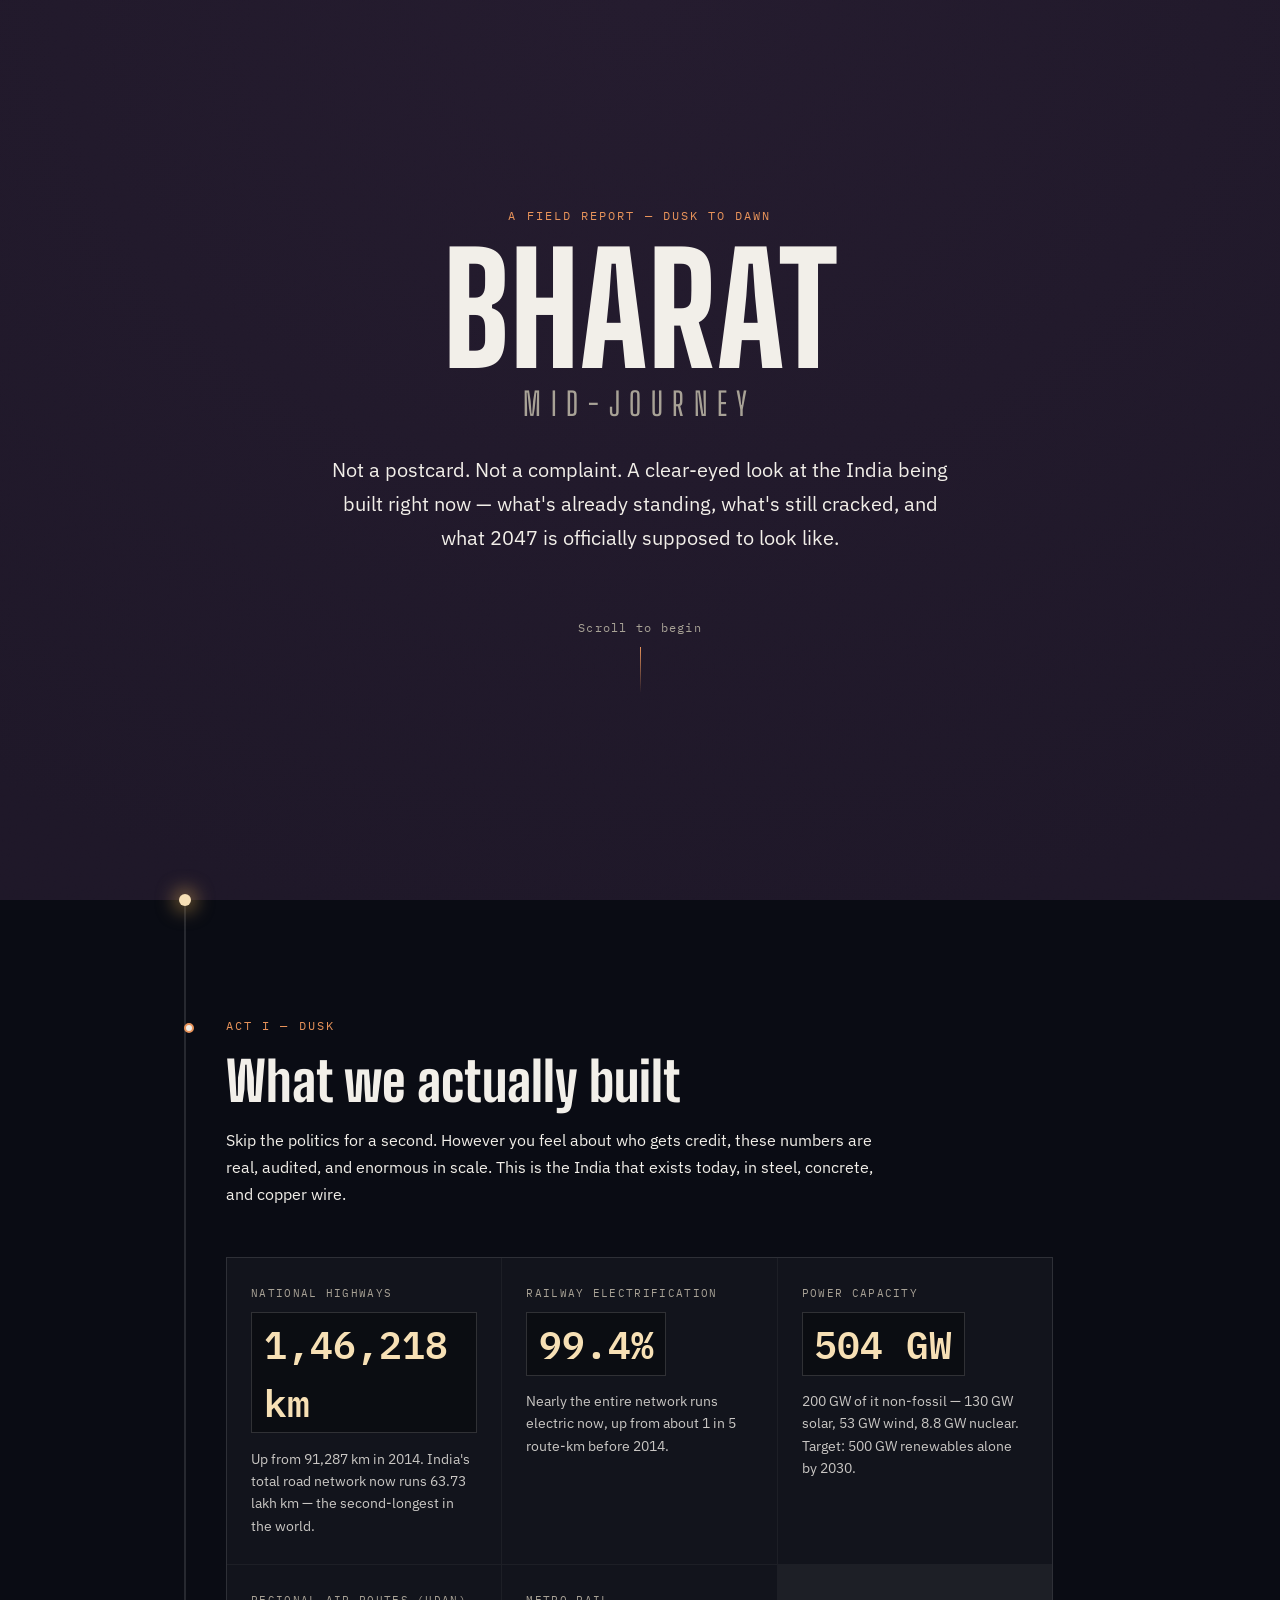
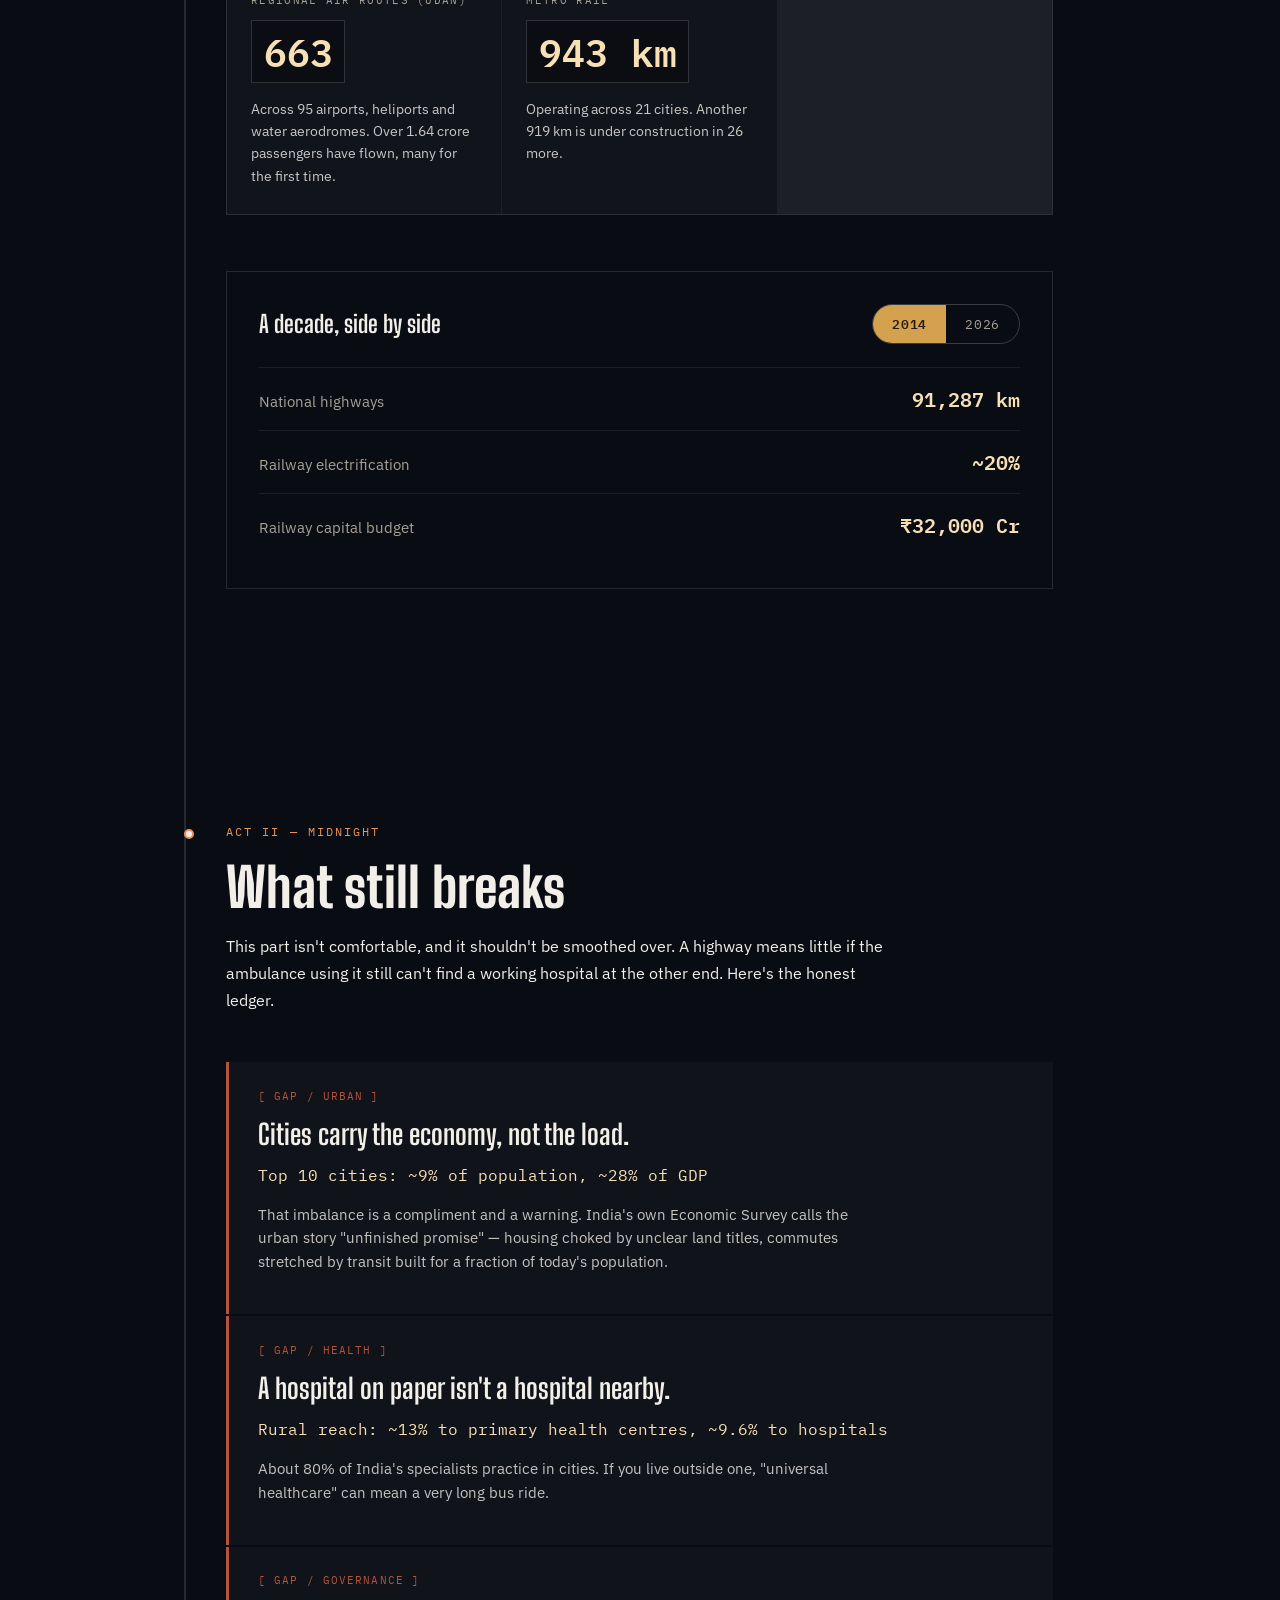
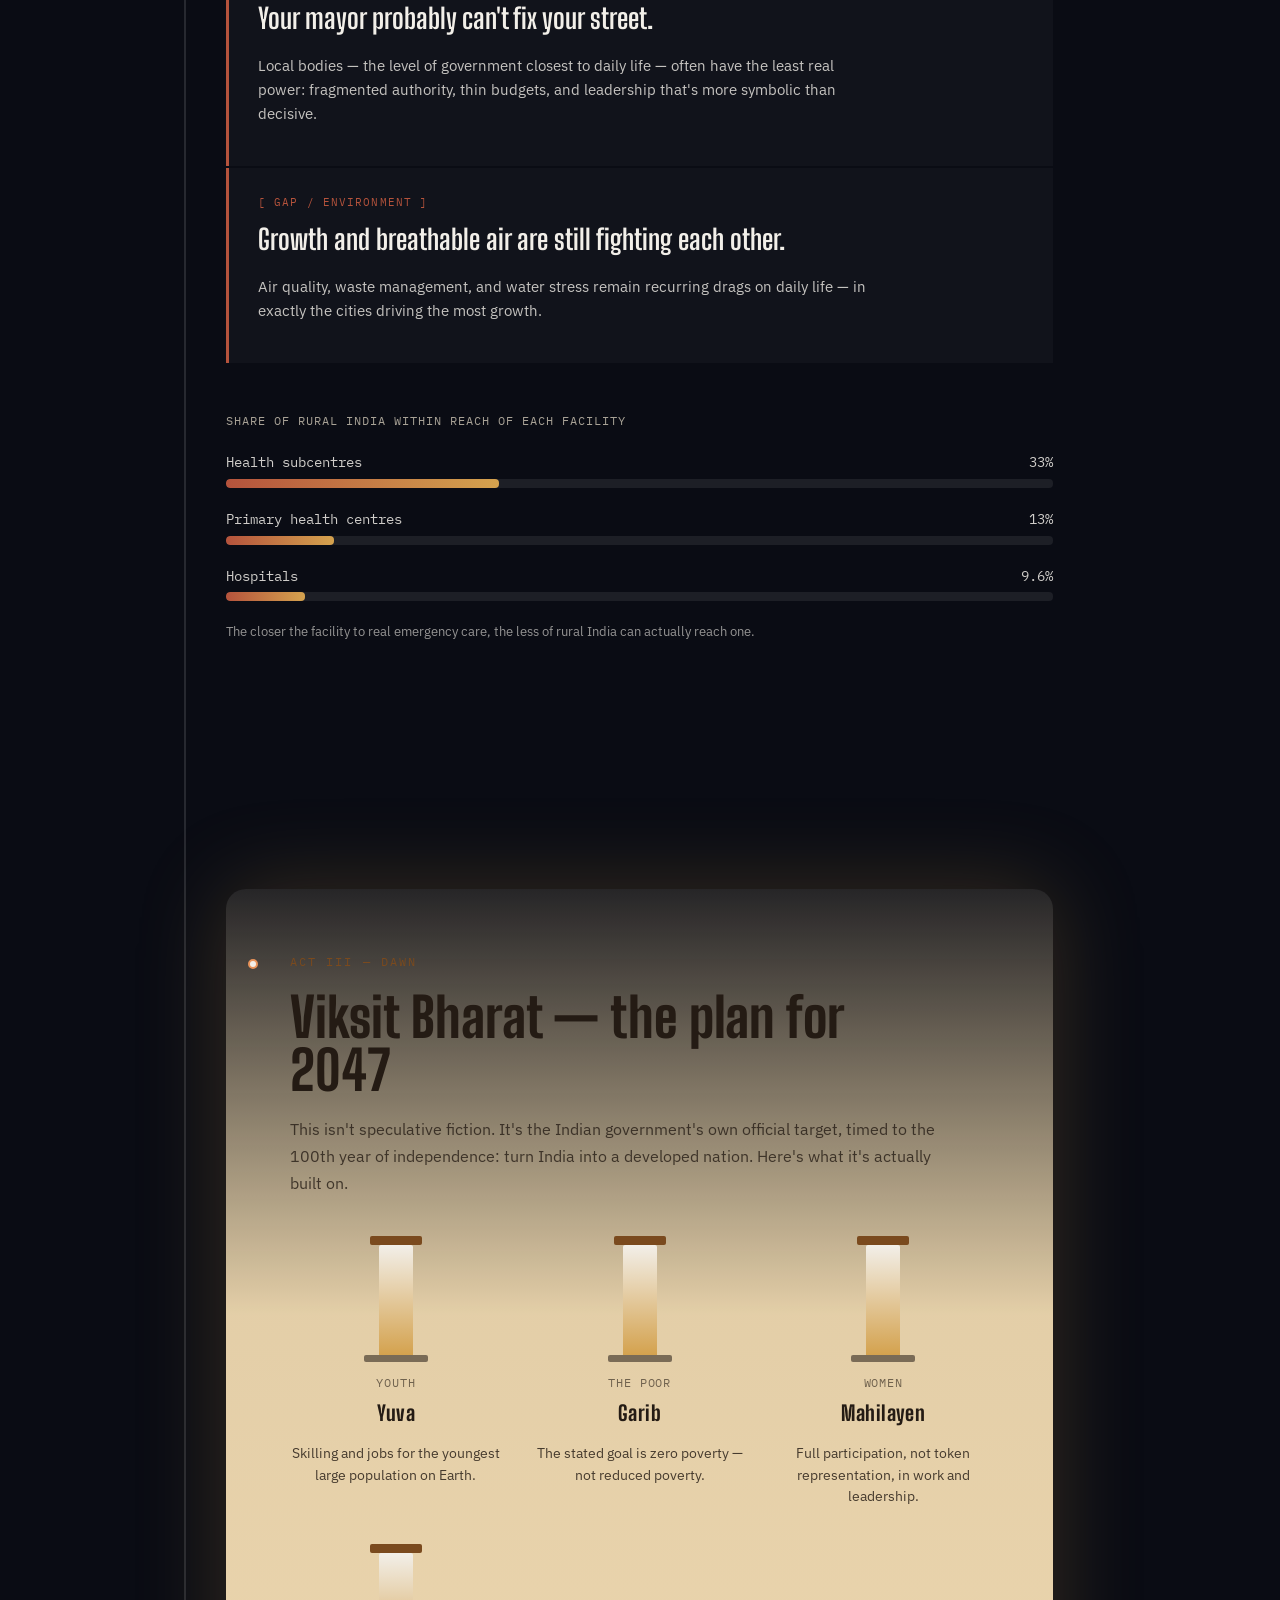
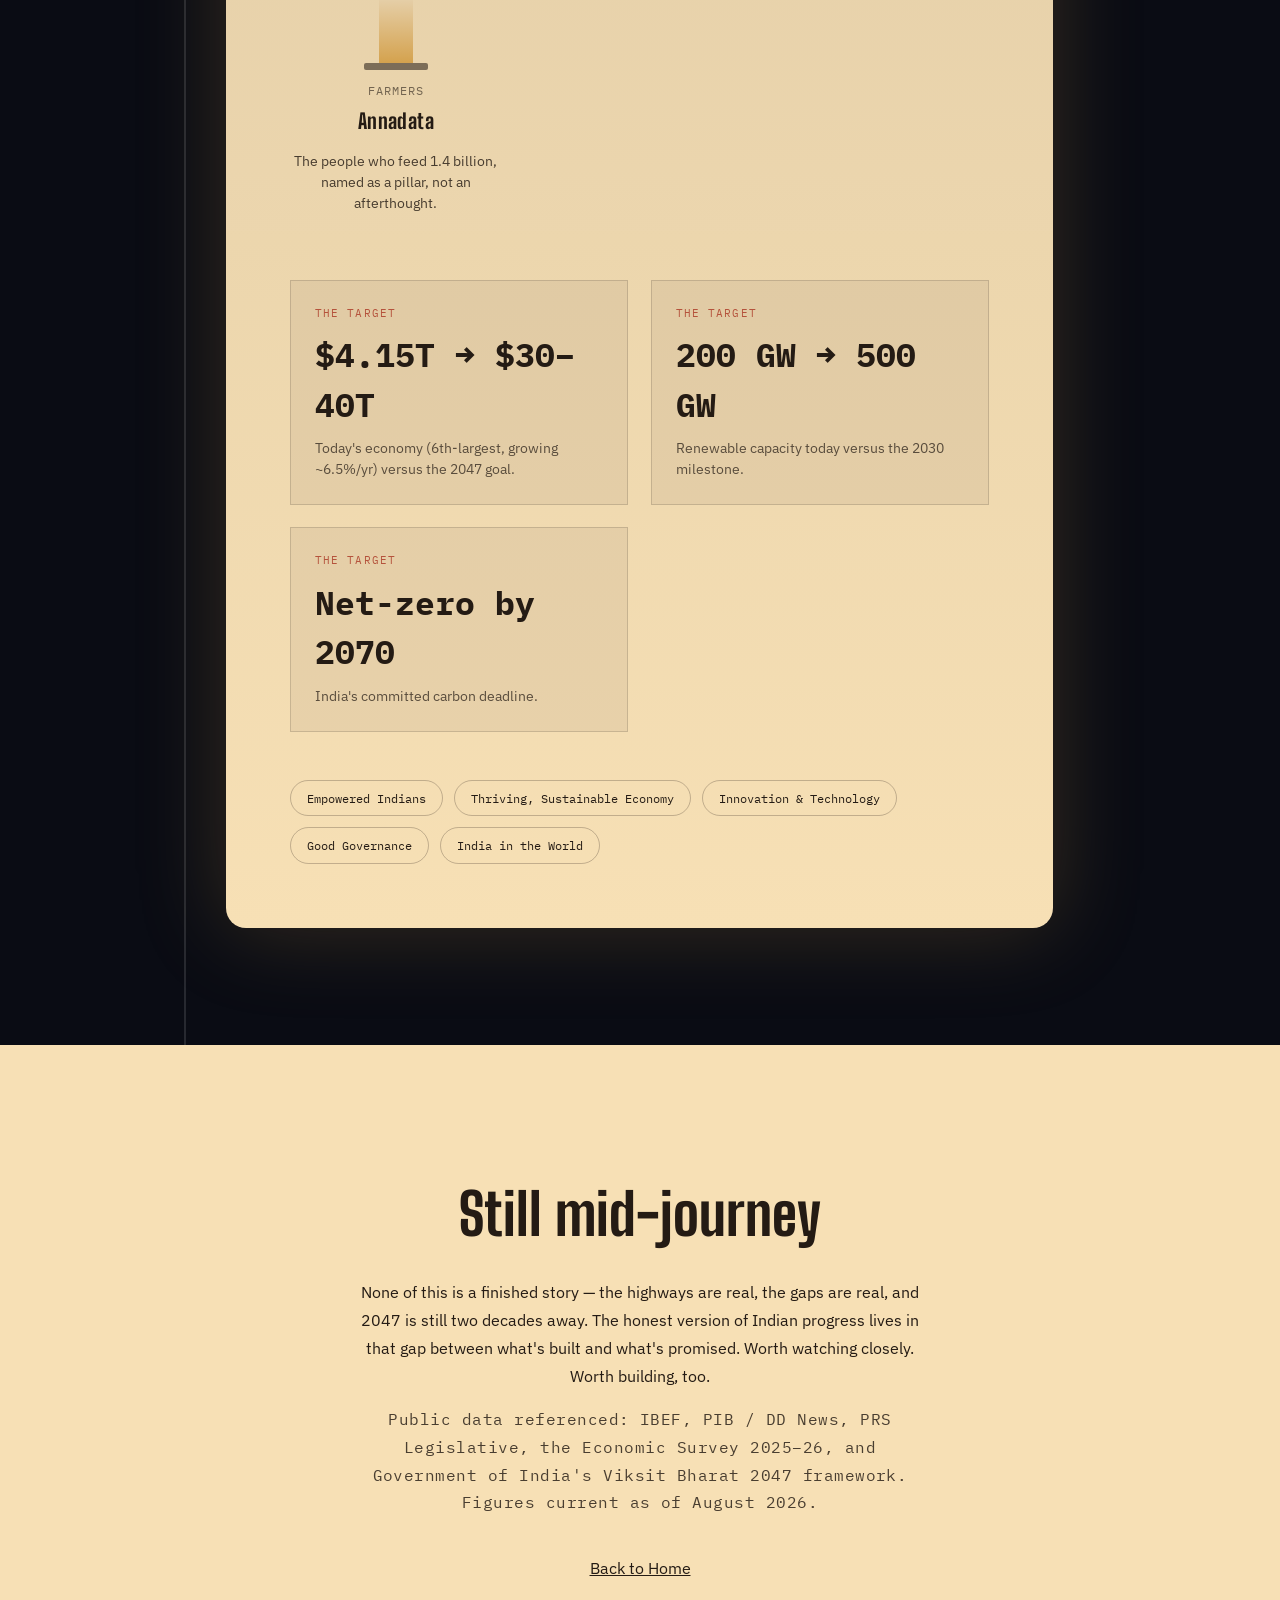
<file: bharat-dusk-to-dawn.html>
<!DOCTYPE html>
<html lang="en">
<head>
<meta charset="UTF-8">
<meta name="viewport" content="width=device-width, initial-scale=1.0">
<title>Bharat, Mid-Journey — Dusk to Dawn</title>
<meta name="description" content="A field report on India's infrastructure — what's built, what still breaks, and the official 2047 vision.">
<link rel="preconnect" href="https://fonts.googleapis.com">
<link rel="preconnect" href="https://fonts.gstatic.com" crossorigin>
<link href="https://fonts.googleapis.com/css2?family=Big+Shoulders+Display:wght@400;600;700;800;900&family=IBM+Plex+Sans:wght@400;500;600;700&family=IBM+Plex+Mono:wght@400;500;600;700&display=swap" rel="stylesheet">
<style>
  :root{
    --dusk-1:#241b2e;
    --dusk-2:#3a2b45;
    --dusk-glow:#e8935a;
    --midnight-1:#0a0c14;
    --midnight-2:#12141f;
    --rust:#b5533c;
    --dawn-1:#7a4a1e;
    --dawn-2:#d4a24e;
    --dawn-3:#f7e0b5;
    --ink:#241b14;
    --paper:#f2efe9;
    --muted:#a8a296;
    --font-display:'Big Shoulders Display', sans-serif;
    --font-body:'IBM Plex Sans', sans-serif;
    --font-mono:'IBM Plex Mono', monospace;
  }
  *,*::before,*::after{ box-sizing:border-box; }
  html{ scroll-behavior:smooth; }
  body{
    margin:0;
    font-family:var(--font-body);
    color:var(--paper);
    background:var(--midnight-1);
    overflow-x:hidden;
    line-height:1.5;
  }
  img,svg{ display:block; max-width:100%; }
  button{ font-family:inherit; }
  a{ color:inherit; }

  .ambient-bg{
    position:fixed; inset:0; z-index:-2;
    background: radial-gradient(120% 140% at 50% 0%, var(--dusk-1) 0%, var(--dusk-2) 70%);
  }
  .grain{
    position:fixed; inset:0; z-index:-1; opacity:0.05; pointer-events:none;
    mix-blend-mode:overlay;
    background-image:url("data:image/svg+xml,%3Csvg xmlns='http://www.w3.org/2000/svg' width='120' height='120'%3E%3Cfilter id='n'%3E%3CfeTurbulence type='fractalNoise' baseFrequency='0.85' numOctaves='3' stitchTiles='stitch'/%3E%3C/filter%3E%3Crect width='100%25' height='100%25' filter='url(%23n)'/%3E%3C/svg%3E");
    background-size:120px 120px;
  }

  /* ---------- reveal on scroll ---------- */
  .reveal{ opacity:0; transform:translateY(28px); transition:opacity .8s ease, transform .8s ease; }
  .reveal.in-view{ opacity:1; transform:none; }
  .d1{transition-delay:.08s;} .d2{transition-delay:.16s;} .d3{transition-delay:.24s;} .d4{transition-delay:.32s;}
  @media (prefers-reduced-motion:reduce){
    .reveal{ transition:none; opacity:1; transform:none; }
    html{ scroll-behavior:auto; }
  }

  /* ---------- hero ---------- */
  .hero{ min-height:100svh; display:flex; align-items:center; justify-content:center; padding:8vh 6vw; text-align:center; position:relative; }
  .hero-inner{ max-width:900px; }
  .eyebrow{ font-family:var(--font-mono); text-transform:uppercase; letter-spacing:.18em; font-size:.72rem; color:var(--dusk-glow); margin:0 0 1.3rem; }
  .hero-title{ font-family:var(--font-display); font-weight:800; font-size:clamp(4rem,16vw,9.5rem); line-height:.85; margin:0; letter-spacing:.005em; }
  .hero-title-sub{ display:block; font-size:clamp(1.1rem,3.6vw,2rem); font-weight:500; color:var(--muted); letter-spacing:.3em; text-transform:uppercase; margin-top:1rem; }
  .hero-lead{ font-size:clamp(1.02rem,1.9vw,1.28rem); line-height:1.65; color:var(--paper); max-width:620px; margin:2.2rem auto 0; opacity:.92; }
  .scroll-cue{ margin-top:4rem; font-family:var(--font-mono); font-size:.78rem; letter-spacing:.1em; color:var(--muted); display:flex; flex-direction:column; align-items:center; gap:.6rem; }
  .scroll-cue-line{ width:1px; height:46px; background:linear-gradient(var(--dusk-glow), transparent); animation:pulseLine 2.2s ease-in-out infinite; }
  @keyframes pulseLine{ 0%,100%{opacity:.25;} 50%{opacity:1;} }

  /* ---------- journey / spine ---------- */
  .journey{ position:relative; max-width:980px; margin:0 auto; padding:0 6vw 0 76px; }
  .spine{ position:absolute; left:34px; top:0; bottom:0; width:2px; background:rgba(255,255,255,.12); }
  .spine-fill{ position:absolute; left:0; top:0; width:100%; height:0%; background:linear-gradient(180deg, var(--dusk-glow), var(--rust) 45%, var(--dawn-2)); box-shadow:0 0 10px rgba(212,162,78,.5); }
  .spine-dot{ position:absolute; left:50%; top:0; width:12px; height:12px; margin-left:-6px; margin-top:-6px; border-radius:50%; background:var(--dawn-3); box-shadow:0 0 18px 5px rgba(212,162,78,.55); }

  .act{ position:relative; padding:13vh 0; }
  .act-header{ position:relative; max-width:660px; }
  .node{ position:absolute; left:-42px; top:6px; width:10px; height:10px; border-radius:50%; background:var(--paper); border:2px solid var(--dusk-glow); z-index:2; }
  .act-title{ font-family:var(--font-display); font-weight:800; font-size:clamp(2.1rem,5.6vw,3.4rem); line-height:.97; margin:.4rem 0 1.2rem; }
  .act-lead{ font-size:1.03rem; line-height:1.65; opacity:.85; }

  /* ---------- Act I: stat cards ---------- */
  .stat-grid{ display:grid; grid-template-columns:repeat(auto-fit,minmax(220px,1fr)); gap:1px; background:rgba(255,255,255,.08); border:1px solid rgba(255,255,255,.08); margin-top:3rem; }
  .stat-card{ background:rgba(10,12,20,.55); padding:1.7rem 1.5rem; }
  .stat-label{ font-family:var(--font-mono); font-size:.68rem; letter-spacing:.12em; text-transform:uppercase; color:var(--muted); margin-bottom:.7rem; }
  .stat-value{ font-family:var(--font-mono); font-size:clamp(1.7rem,4vw,2.4rem); font-weight:600; color:var(--dawn-3); border:1px solid rgba(255,255,255,.15); display:inline-block; padding:.05em .3em; background:rgba(0,0,0,.35); }
  .stat-note{ margin-top:.9rem; font-size:.9rem; line-height:1.55; opacity:.82; }

  /* ---------- toggle module ---------- */
  .toggle-module{ margin-top:3.5rem; border:1px solid rgba(255,255,255,.12); background:rgba(10,12,20,.5); padding:2rem; }
  .toggle-header{ display:flex; justify-content:space-between; align-items:center; flex-wrap:wrap; gap:1rem; }
  .toggle-header h3{ font-family:var(--font-display); font-size:1.5rem; margin:0; font-weight:700; }
  .toggle-switch{ display:inline-flex; border:1px solid rgba(255,255,255,.2); border-radius:999px; overflow:hidden; }
  .toggle-btn{ background:transparent; border:none; color:var(--muted); font-family:var(--font-mono); padding:.5rem 1.2rem; cursor:pointer; font-size:.82rem; letter-spacing:.05em; }
  .toggle-btn.active{ background:var(--dawn-2); color:var(--ink); font-weight:600; }
  .toggle-btn:focus-visible{ outline:2px solid var(--dawn-3); outline-offset:2px; }
  .toggle-rows{ margin-top:1.4rem; }
  .toggle-row{ display:flex; justify-content:space-between; align-items:baseline; gap:1rem; padding:1rem 0; border-top:1px solid rgba(255,255,255,.08); }
  .toggle-row-label{ font-size:.92rem; color:var(--muted); }
  .toggle-value{ font-family:var(--font-mono); font-size:1.25rem; font-weight:600; color:var(--dawn-3); transition:opacity .18s ease; white-space:nowrap; }
  .toggle-value.fade{ opacity:0; }

  /* ---------- Act II: ledger ---------- */
  .ledger{ margin-top:3rem; display:flex; flex-direction:column; gap:2px; }
  .ledger-entry{ background:rgba(255,255,255,.03); border-left:3px solid var(--rust); padding:1.6rem 1.8rem; }
  .ledger-tag{ font-family:var(--font-mono); font-size:.7rem; letter-spacing:.1em; color:var(--rust); margin-bottom:.5rem; }
  .ledger-headline{ font-family:var(--font-display); font-size:clamp(1.25rem,3vw,1.75rem); font-weight:700; margin:0 0 .6rem; }
  .ledger-stat{ font-family:var(--font-mono); font-size:.98rem; color:var(--dawn-3); margin-bottom:.5rem; }
  .ledger-note{ font-size:.93rem; line-height:1.6; opacity:.8; max-width:620px; }

  .bar-chart{ margin-top:3rem; }
  .bar-chart-title{ font-family:var(--font-mono); font-size:.78rem; letter-spacing:.08em; text-transform:uppercase; color:var(--muted); margin-bottom:1.4rem; }
  .bar-row{ margin-bottom:1.3rem; }
  .bar-row-label{ display:flex; justify-content:space-between; font-family:var(--font-mono); font-size:.85rem; margin-bottom:.4rem; color:var(--paper); opacity:.85; }
  .bar-track{ height:9px; background:rgba(255,255,255,.08); border-radius:4px; overflow:hidden; }
  .bar-fill{ height:100%; width:0%; background:linear-gradient(90deg,var(--rust),var(--dawn-2)); transition:width 1.4s cubic-bezier(.16,1,.3,1); border-radius:4px; }
  .bar-note{ margin-top:.8rem; font-size:.82rem; opacity:.6; }

  /* ---------- Act III: vision ---------- */
  .act-3-panel{ background:linear-gradient(180deg, rgba(247,224,181,.12), rgba(247,224,181,.92) 26%, var(--dawn-3) 100%); border-radius:20px; padding:clamp(2rem,5vw,4rem); box-shadow:0 0 90px rgba(212,162,78,.22); color:var(--ink); }
  .act-3-panel .eyebrow{ color:var(--dawn-1); }
  .act-3-panel .act-lead{ opacity:.78; }

  .pillars{ display:grid; grid-template-columns:repeat(auto-fit,minmax(190px,1fr)); gap:2rem; margin-top:3rem; }
  .pillar{ text-align:center; }
  .pillar-column{ width:34px; height:110px; margin:0 auto 1.2rem; background:linear-gradient(180deg,var(--paper),var(--dawn-2)); position:relative; border-radius:2px 2px 0 0; }
  .pillar-column::before{ content:''; position:absolute; top:-9px; left:-9px; right:-9px; height:9px; background:var(--dawn-1); border-radius:2px; }
  .pillar-column::after{ content:''; position:absolute; bottom:-7px; left:-15px; right:-15px; height:7px; background:var(--ink); opacity:.55; border-radius:2px; }
  .pillar-en{ font-family:var(--font-mono); font-size:.72rem; color:var(--ink); opacity:.6; text-transform:uppercase; letter-spacing:.08em; margin-bottom:.4rem; }
  .pillar-name{ font-family:var(--font-display); font-weight:800; font-size:1.3rem; letter-spacing:.02em; margin-bottom:.6rem; }
  .pillar-desc{ font-size:.88rem; line-height:1.5; opacity:.82; }

  .targets-grid{ display:grid; grid-template-columns:repeat(auto-fit,minmax(230px,1fr)); gap:1.4rem; margin-top:3.2rem; }
  .target-card{ background:rgba(36,27,20,.06); border:1px solid rgba(36,27,20,.16); padding:1.5rem; }
  .target-tag{ font-family:var(--font-mono); font-size:.68rem; letter-spacing:.1em; text-transform:uppercase; color:var(--rust); margin-bottom:.6rem; }
  .target-value{ font-family:var(--font-mono); font-size:clamp(1.5rem,3vw,2.05rem); font-weight:700; color:var(--ink); }
  .target-note{ margin-top:.6rem; font-size:.86rem; opacity:.72; }

  .themes-tags{ margin-top:3rem; display:flex; flex-wrap:wrap; gap:.7rem; }
  .theme-tag{ font-family:var(--font-mono); font-size:.78rem; padding:.5rem 1rem; border:1px solid rgba(36,27,20,.25); border-radius:999px; }

  /* ---------- closing ---------- */
  .closing{ background:var(--dawn-3); color:var(--ink); text-align:center; padding:14vh 6vw 8vh; }
  .closing h2{ font-family:var(--font-display); font-size:clamp(2.1rem,5.6vw,3.6rem); font-weight:800; margin:0 0 1.3rem; }
  .closing p{ max-width:580px; margin:0 auto 1rem; font-size:1.02rem; line-height:1.7; opacity:.82; }
  .source-note{ margin-top:3rem; font-family:var(--font-mono); font-size:.72rem; opacity:.55; letter-spacing:.03em; }

  @media (max-width:640px){
    .journey{ padding:0 6vw 0 48px; }
    .spine{ left:20px; }
    .node{ left:-28px; }
    .act{ padding:9vh 0; }
    .toggle-header{ flex-direction:column; align-items:flex-start; }
  }
</style>
</head>
<body>

<div class="ambient-bg" id="ambientBg"></div>
<div class="grain"></div>

<header class="hero">
  <div class="hero-inner">
    <p class="eyebrow reveal">A field report — dusk to dawn</p>
    <h1 class="hero-title reveal">BHARAT<span class="hero-title-sub">Mid-Journey</span></h1>
    <p class="hero-lead reveal">Not a postcard. Not a complaint. A clear-eyed look at the India being built right now — what's already standing, what's still cracked, and what 2047 is officially supposed to look like.</p>
    <div class="scroll-cue reveal">
      <span>Scroll to begin</span>
      <div class="scroll-cue-line"></div>
    </div>
  </div>
</header>

<main class="journey" id="journey">
  <div class="spine">
    <div class="spine-fill" id="spineFill"></div>
    <div class="spine-dot" id="spineDot"></div>
  </div>

  <!-- ACT I -->
  <section class="act act-1" id="act1">
    <div class="act-header">
      <span class="node"></span>
      <p class="eyebrow reveal">Act I — Dusk</p>
      <h2 class="act-title reveal">What we actually built</h2>
      <p class="act-lead reveal">Skip the politics for a second. However you feel about who gets credit, these numbers are real, audited, and enormous in scale. This is the India that exists today, in steel, concrete, and copper wire.</p>
    </div>

    <div class="stat-grid">
      <div class="stat-card reveal" data-count-parent>
        <div class="stat-label">National highways</div>
        <div class="stat-value count" data-target="146566" data-suffix=" km">0 km</div>
        <div class="stat-note">Up from 91,287 km in 2014. India's total road network now runs 63.73 lakh km — the second-longest in the world.</div>
      </div>
      <div class="stat-card reveal d1" data-count-parent>
        <div class="stat-label">Railway electrification</div>
        <div class="stat-value count" data-target="99.6" data-decimals="1" data-suffix="%">0%</div>
        <div class="stat-note">Nearly the entire network runs electric now, up from about 1 in 5 route-km before 2014.</div>
      </div>
      <div class="stat-card reveal d2" data-count-parent>
        <div class="stat-label">Power capacity</div>
        <div class="stat-value count" data-target="505" data-suffix=" GW">0 GW</div>
        <div class="stat-note">200 GW of it non-fossil — 130 GW solar, 53 GW wind, 8.8 GW nuclear. Target: 500 GW renewables alone by 2030.</div>
      </div>
      <div class="stat-card reveal d3" data-count-parent>
        <div class="stat-label">Regional air routes (UDAN)</div>
        <div class="stat-value count" data-target="665" data-suffix="">0</div>
        <div class="stat-note">Across 95 airports, heliports and water aerodromes. Over 1.64 crore passengers have flown, many for the first time.</div>
      </div>
      <div class="stat-card reveal d4" data-count-parent>
        <div class="stat-label">Metro rail</div>
        <div class="stat-value count" data-target="945" data-suffix=" km">0 km</div>
        <div class="stat-note">Operating across 21 cities. Another 919 km is under construction in 26 more.</div>
      </div>
    </div>

    <div class="toggle-module reveal">
      <div class="toggle-header">
        <h3>A decade, side by side</h3>
        <div class="toggle-switch" role="tablist" aria-label="Choose year">
          <button class="toggle-btn active" data-year="2014" role="tab" aria-selected="true">2014</button>
          <button class="toggle-btn" data-year="2026" role="tab" aria-selected="false">2026</button>
        </div>
      </div>
      <div class="toggle-rows">
        <div class="toggle-row">
          <span class="toggle-row-label">National highways</span>
          <span class="toggle-value" data-2014="91,287 km" data-2026="1,46,566 km">91,287 km</span>
        </div>
        <div class="toggle-row">
          <span class="toggle-row-label">Railway electrification</span>
          <span class="toggle-value" data-2014="~20%" data-2026="99.6%">~20%</span>
        </div>
        <div class="toggle-row">
          <span class="toggle-row-label">Railway capital budget</span>
          <span class="toggle-value" data-2014="₹32,000 Cr" data-2026="₹2.78 lakh Cr">₹32,000 Cr</span>
        </div>
      </div>
    </div>
  </section>

  <!-- ACT II -->
  <section class="act act-2" id="act2">
    <div class="act-header">
      <span class="node"></span>
      <p class="eyebrow reveal">Act II — Midnight</p>
      <h2 class="act-title reveal">What still breaks</h2>
      <p class="act-lead reveal">This part isn't comfortable, and it shouldn't be smoothed over. A highway means little if the ambulance using it still can't find a working hospital at the other end. Here's the honest ledger.</p>
    </div>

    <div class="ledger">
      <div class="ledger-entry reveal">
        <div class="ledger-tag">[ GAP / URBAN ]</div>
        <h3 class="ledger-headline">Cities carry the economy, not the load.</h3>
        <div class="ledger-stat">Top 10 cities: ~9% of population, ~28% of GDP</div>
        <p class="ledger-note">That imbalance is a compliment and a warning. India's own Economic Survey calls the urban story "unfinished promise" — housing choked by unclear land titles, commutes stretched by transit built for a fraction of today's population.</p>
      </div>
      <div class="ledger-entry reveal">
        <div class="ledger-tag">[ GAP / HEALTH ]</div>
        <h3 class="ledger-headline">A hospital on paper isn't a hospital nearby.</h3>
        <div class="ledger-stat">Rural reach: ~13% to primary health centres, ~9.6% to hospitals</div>
        <p class="ledger-note">About 80% of India's specialists practice in cities. If you live outside one, "universal healthcare" can mean a very long bus ride.</p>
      </div>
      <div class="ledger-entry reveal">
        <div class="ledger-tag">[ GAP / GOVERNANCE ]</div>
        <h3 class="ledger-headline">Your mayor probably can't fix your street.</h3>
        <p class="ledger-note">Local bodies — the level of government closest to daily life — often have the least real power: fragmented authority, thin budgets, and leadership that's more symbolic than decisive.</p>
      </div>
      <div class="ledger-entry reveal">
        <div class="ledger-tag">[ GAP / ENVIRONMENT ]</div>
        <h3 class="ledger-headline">Growth and breathable air are still fighting each other.</h3>
        <p class="ledger-note">Air quality, waste management, and water stress remain recurring drags on daily life — in exactly the cities driving the most growth.</p>
      </div>
    </div>

    <div class="bar-chart reveal">
      <div class="bar-chart-title">Share of rural India within reach of each facility</div>
      <div class="bar-row">
        <div class="bar-row-label"><span>Health subcentres</span><span>33%</span></div>
        <div class="bar-track"><div class="bar-fill" data-width="33"></div></div>
      </div>
      <div class="bar-row">
        <div class="bar-row-label"><span>Primary health centres</span><span>13%</span></div>
        <div class="bar-track"><div class="bar-fill" data-width="13"></div></div>
      </div>
      <div class="bar-row">
        <div class="bar-row-label"><span>Hospitals</span><span>9.6%</span></div>
        <div class="bar-track"><div class="bar-fill" data-width="9.6"></div></div>
      </div>
      <p class="bar-note">The closer the facility to real emergency care, the less of rural India can actually reach one.</p>
    </div>
  </section>

  <!-- ACT III -->
  <section class="act act-3" id="act3">
    <div class="act-3-panel">
      <div class="act-header">
        <span class="node"></span>
        <p class="eyebrow reveal">Act III — Dawn</p>
        <h2 class="act-title reveal">Viksit Bharat — the plan for 2047</h2>
        <p class="act-lead reveal">This isn't speculative fiction. It's the Indian government's own official target, timed to the 100th year of independence: turn India into a developed nation. Here's what it's actually built on.</p>
      </div>

      <div class="pillars">
        <div class="pillar reveal">
          <div class="pillar-column"></div>
          <div class="pillar-en">Youth</div>
          <div class="pillar-name">Yuva</div>
          <p class="pillar-desc">Skilling and jobs for the youngest large population on Earth.</p>
        </div>
        <div class="pillar reveal d1">
          <div class="pillar-column"></div>
          <div class="pillar-en">The poor</div>
          <div class="pillar-name">Garib</div>
          <p class="pillar-desc">The stated goal is zero poverty — not reduced poverty.</p>
        </div>
        <div class="pillar reveal d2">
          <div class="pillar-column"></div>
          <div class="pillar-en">Women</div>
          <div class="pillar-name">Mahilayen</div>
          <p class="pillar-desc">Full participation, not token representation, in work and leadership.</p>
        </div>
        <div class="pillar reveal d3">
          <div class="pillar-column"></div>
          <div class="pillar-en">Farmers</div>
          <div class="pillar-name">Annadata</div>
          <p class="pillar-desc">The people who feed 1.4 billion, named as a pillar, not an afterthought.</p>
        </div>
      </div>

      <div class="targets-grid">
        <div class="target-card reveal">
          <div class="target-tag">The target</div>
          <div class="target-value">$4.15T → $30–40T</div>
          <div class="target-note">Today's economy (6th-largest, growing ~6.5%/yr) versus the 2047 goal.</div>
        </div>
        <div class="target-card reveal d1">
          <div class="target-tag">The target</div>
          <div class="target-value">200 GW → 500 GW</div>
          <div class="target-note">Renewable capacity today versus the 2030 milestone.</div>
        </div>
        <div class="target-card reveal d2">
          <div class="target-tag">The target</div>
          <div class="target-value">Net-zero by 2070</div>
          <div class="target-note">India's committed carbon deadline.</div>
        </div>
      </div>

      <div class="themes-tags reveal">
        <span class="theme-tag">Empowered Indians</span>
        <span class="theme-tag">Thriving, Sustainable Economy</span>
        <span class="theme-tag">Innovation &amp; Technology</span>
        <span class="theme-tag">Good Governance</span>
        <span class="theme-tag">India in the World</span>
      </div>
    </div>
  </section>
</main>

<footer class="closing">
  <h2 class="reveal">Still mid-journey</h2>
  <p class="reveal">None of this is a finished story — the highways are real, the gaps are real, and 2047 is still two decades away. The honest version of Indian progress lives in that gap between what's built and what's promised. Worth watching closely. Worth building, too.</p>
  <p class="source-note">Public data referenced: IBEF, PIB / DD News, PRS Legislative, the Economic Survey 2025–26, and Government of India's Viksit Bharat 2047 framework. Figures current as of August 2026.</p>
   <br>

        <a href="../index.html" class="logo">
            Back to Home
        </a>

</footer>

<footer>

<script>
(function(){
  // ---------- reveal on scroll ----------
  var revealEls = document.querySelectorAll('.reveal');
  var io = new IntersectionObserver(function(entries){
    entries.forEach(function(e){
      if(e.isIntersecting){
        e.target.classList.add('in-view');
        io.unobserve(e.target);
      }
    });
  },{threshold:0.15, rootMargin:'0px 0px -8% 0px'});
  revealEls.forEach(function(el){ io.observe(el); });

  // ---------- count-up numbers ----------
  var countEls = document.querySelectorAll('.count');
  var countIo = new IntersectionObserver(function(entries){
    entries.forEach(function(e){
      if(e.isIntersecting){
        animateCount(e.target);
        countIo.unobserve(e.target);
      }
    });
  },{threshold:0.4});
  countEls.forEach(function(el){ countIo.observe(el); });

  function animateCount(el){
    var target = parseFloat(el.dataset.target);
    var decimals = parseInt(el.dataset.decimals || '0', 10);
    var suffix = el.dataset.suffix || '';
    var duration = 1500;
    var start = null;
    function tick(ts){
      if(!start) start = ts;
      var t = Math.min(1, (ts - start) / duration);
      var eased = 1 - Math.pow(1 - t, 3);
      var val = target * eased;
      el.textContent = val.toLocaleString('en-IN', {maximumFractionDigits:decimals, minimumFractionDigits:decimals}) + suffix;
      if(t < 1) requestAnimationFrame(tick);
    }
    requestAnimationFrame(tick);
  }

  // ---------- bar chart reveal ----------
  var bars = document.querySelectorAll('.bar-fill');
  var barIo = new IntersectionObserver(function(entries){
    entries.forEach(function(e){
      if(e.isIntersecting){
        e.target.style.width = e.target.dataset.width + '%';
        barIo.unobserve(e.target);
      }
    });
  },{threshold:0.4});
  bars.forEach(function(b){ barIo.observe(b); });

  // ---------- toggle switch ----------
  var toggleBtns = document.querySelectorAll('.toggle-btn');
  var toggleValues = document.querySelectorAll('.toggle-value');
  toggleBtns.forEach(function(btn){
    btn.addEventListener('click', function(){
      toggleBtns.forEach(function(b){ b.classList.remove('active'); b.setAttribute('aria-selected','false'); });
      btn.classList.add('active');
      btn.setAttribute('aria-selected','true');
      var year = btn.dataset.year;
      toggleValues.forEach(function(v){
        v.classList.add('fade');
        setTimeout(function(){
          v.textContent = v.dataset[year];
          v.classList.remove('fade');
        }, 160);
      });
    });
  });

  // ---------- ambient background + spine progress ----------
  var ambientBg = document.getElementById('ambientBg');
  var journey = document.getElementById('journey');
  var spineFill = document.getElementById('spineFill');
  var spineDot = document.getElementById('spineDot');

  var duskC = [0x24,0x1b,0x2e];
  var midC = [0x0a,0x0c,0x14];
  var dawnC = [0xd4,0xa2,0x4e];
  var dawnLightC = [0xf7,0xe0,0xb5];

  function lerp(a,b,t){ return a + (b-a) * t; }
  function lerpColor(c1,c2,t){ return [0,1,2].map(function(i){ return Math.round(lerp(c1[i],c2[i],t)); }); }
  function toRgb(c){ return 'rgb(' + c[0] + ',' + c[1] + ',' + c[2] + ')'; }

  function colorAt(p){
    if(p < 0.4){ return lerpColor(duskC, midC, p/0.4); }
    if(p < 0.7){ return midC; }
    if(p < 0.95){ return lerpColor(midC, dawnC, (p-0.7)/0.25); }
    return lerpColor(dawnC, dawnLightC, (p-0.95)/0.05);
  }

  var journeyTop = 0, journeyHeight = 1;
  function measure(){
    journeyTop = journey.offsetTop;
    journeyHeight = journey.offsetHeight || 1;
  }

  var ticking = false;
  function updateAll(){
    var viewportRef = window.scrollY + window.innerHeight * 0.45;
    var p = (viewportRef - journeyTop) / journeyHeight;
    p = Math.min(1, Math.max(0, p));

    var top = colorAt(p);
    var bottom = colorAt(Math.min(1, p + 0.1));
    ambientBg.style.background = 'radial-gradient(120% 140% at 50% 0%, ' + toRgb(top) + ' 0%, ' + toRgb(bottom) + ' 75%)';

    spineFill.style.height = (p * 100) + '%';
    spineDot.style.top = (p * 100) + '%';

    ticking = false;
  }

  function onScroll(){
    if(!ticking){
      requestAnimationFrame(updateAll);
      ticking = true;
    }
  }

  window.addEventListener('scroll', onScroll, {passive:true});
  window.addEventListener('resize', function(){ measure(); updateAll(); });
  measure();
  updateAll();
})();
</script>

</body>
</html>
</file>
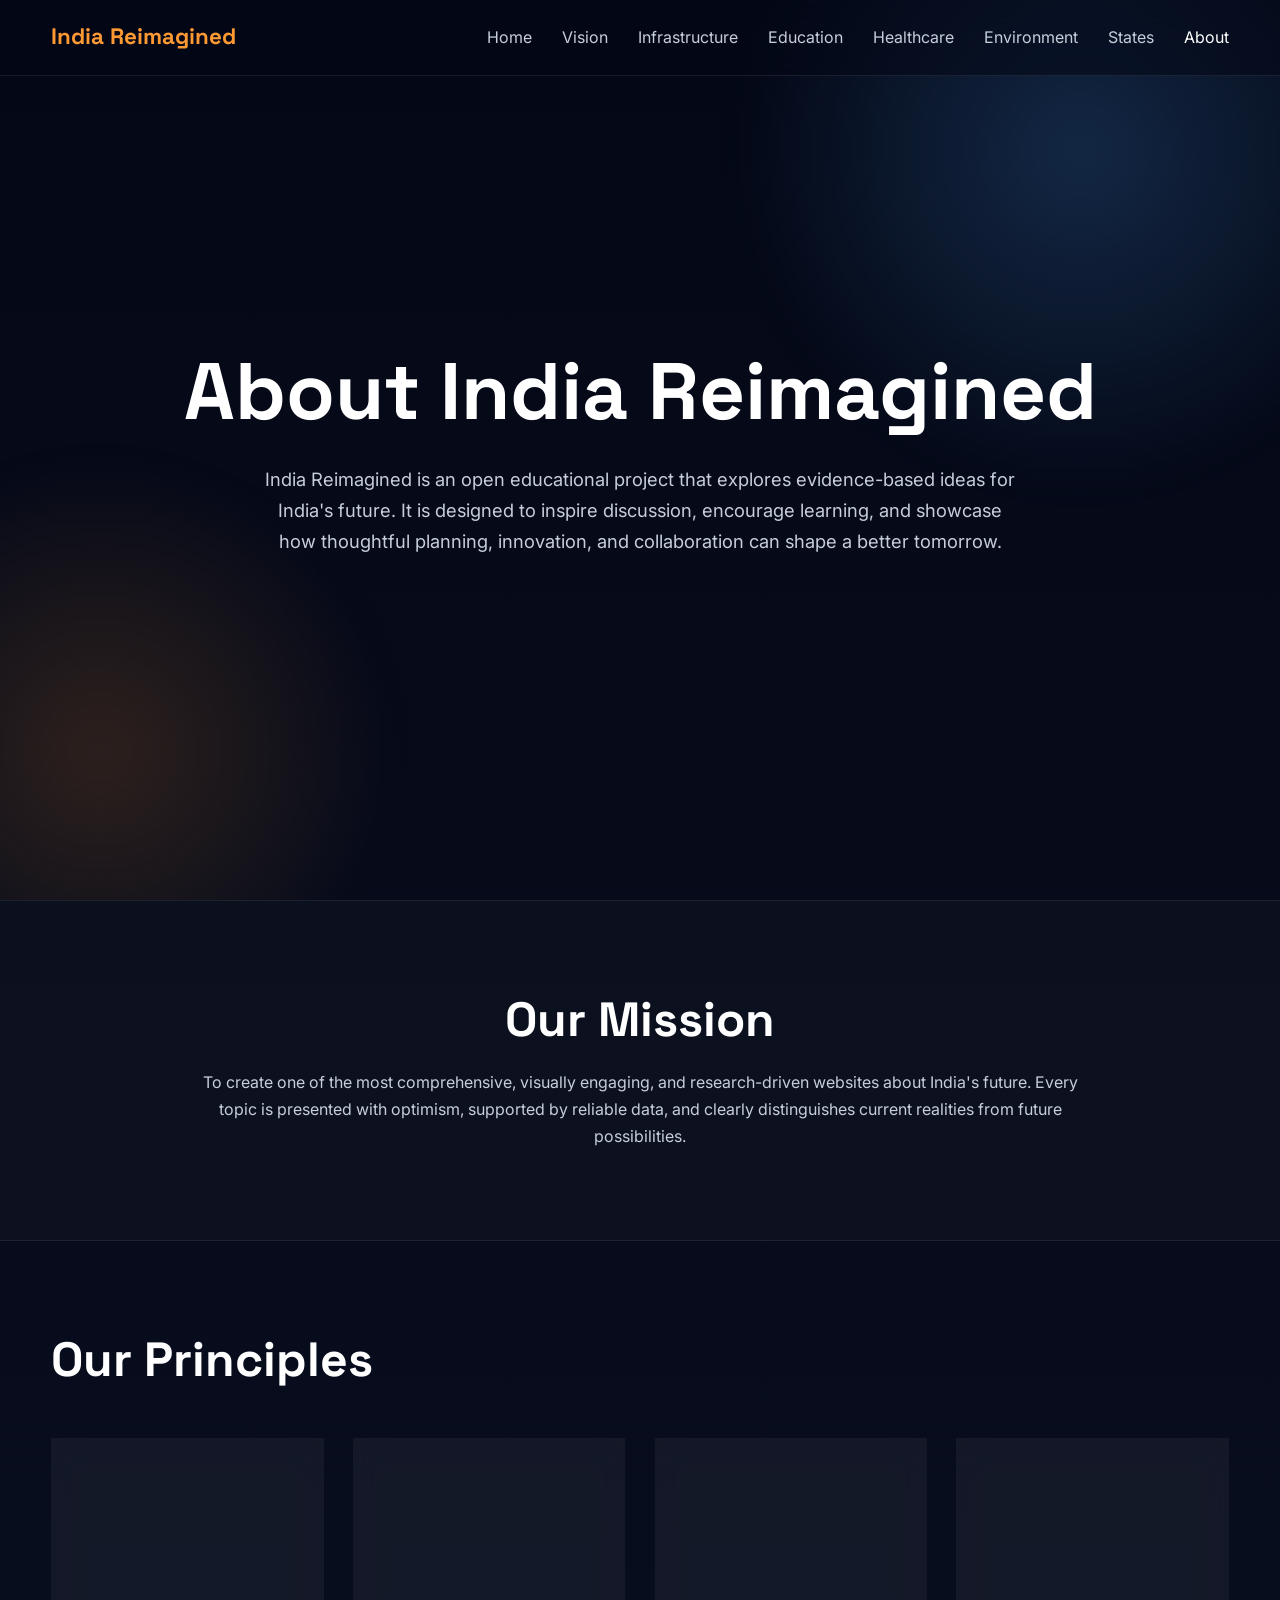
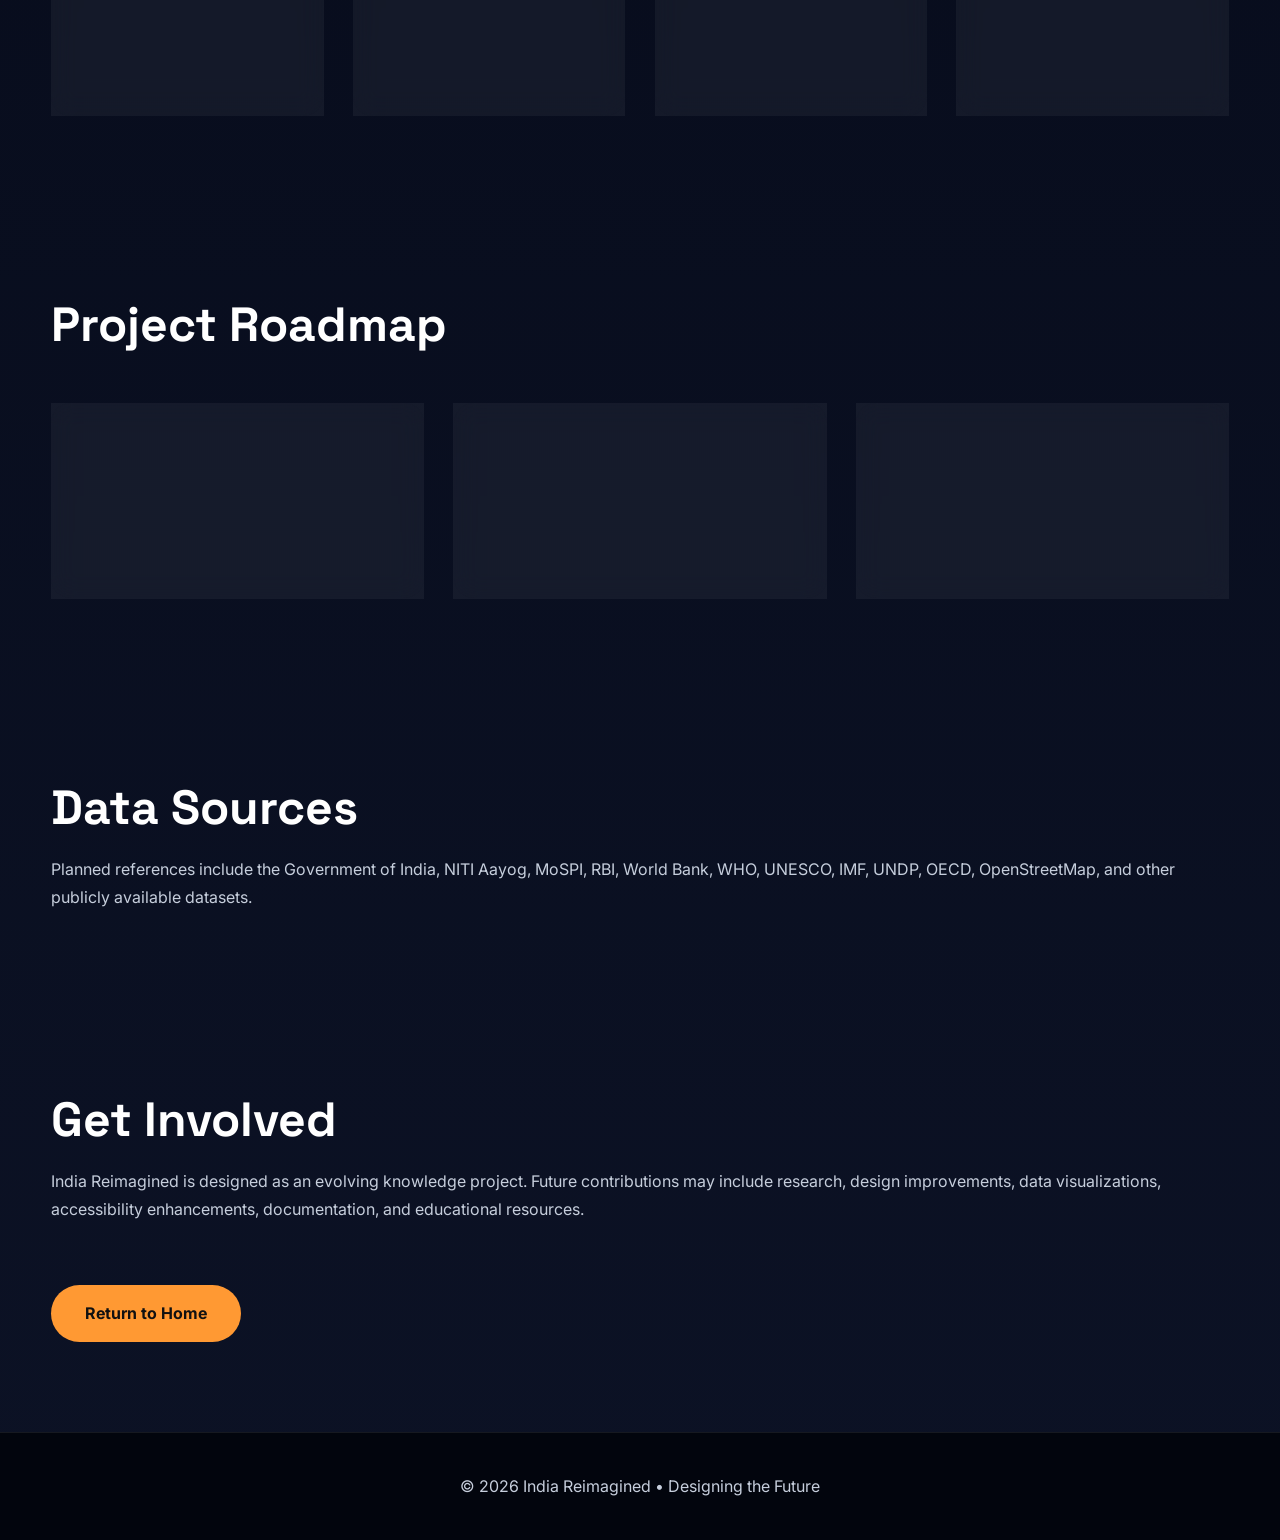
<file: pages/about.html>
<!DOCTYPE html>
<html lang="en">

<head>
    <meta charset="UTF-8">
    <meta name="viewport" content="width=device-width, initial-scale=1.0">

    <title>About | India Reimagined</title>

    <meta name="description"
        content="Learn about the mission, methodology, principles, and future vision of India Reimagined.">

    <link rel="preconnect" href="https://fonts.googleapis.com">
    <link rel="preconnect" href="https://fonts.gstatic.com" crossorigin>

    <link href="https://fonts.googleapis.com/css2?family=Inter:wght@300;400;500;600;700&family=Space+Grotesk:wght@400;700&display=swap"
        rel="stylesheet">

    <link rel="stylesheet" href="../css/style.css">
</head>

<body>

<header>

    <div class="container">

        <a href="../index.html" class="logo">
            India Reimagined
        </a>

        <nav> 

            <ul>

                <li><a href="../index.html">Home</a></li>
                <li><a href="../pages/vision.html">Vision</a></li>
                <li><a href="../pages/infrastructure.html">Infrastructure</a></li>
                <li><a href="../pages/education.html">Education</a></li>
                <li><a href="../pages/healthcare.html">Healthcare</a></li>
                <li><a href="../pages/environment.html">Environment</a></li>
                <li><a href="../pages/states.html">States</a></li>
                <li><a href="../pages/about.html">About</a></li>

            </ul>

        </nav>

    </div>

</header>

<main>

<section class="hero">

    <div class="container">

        <h1>About India Reimagined</h1>

        <p>
            India Reimagined is an open educational project that explores
            evidence-based ideas for India's future. It is designed to inspire
            discussion, encourage learning, and showcase how thoughtful planning,
            innovation, and collaboration can shape a better tomorrow.
        </p>

    </div>

</section>

<section class="intro">

    <div class="container">

        <h2>Our Mission</h2>

        <p style="max-width:900px;margin:auto;">
            To create one of the most comprehensive, visually engaging, and
            research-driven websites about India's future. Every topic is
            presented with optimism, supported by reliable data, and clearly
            distinguishes current realities from future possibilities.
        </p>

    </div>

</section>

<section>

    <div class="container">

        <h2>Our Principles</h2>

        <div class="cards">

            <div class="card">
                <h3>Evidence-Based</h3>
                <p>
                    Statistics and information should come from trusted
                    government agencies, academic institutions, and
                    international organizations.
                </p>
            </div>

            <div class="card">
                <h3>Non-Partisan</h3>
                <p>
                    The project does not promote or oppose any political party,
                    ideology, or government. It focuses on ideas and learning.
                </p>
            </div>

            <div class="card">
                <h3>Future-Oriented</h3>
                <p>
                    We explore opportunities for progress in infrastructure,
                    education, healthcare, sustainability, innovation, and
                    quality of life.
                </p>
            </div>

            <div class="card">
                <h3>Open Source</h3>
                <p>
                    The website is intended to grow through transparent
                    development, documentation, and community contributions.
                </p>
            </div>

        </div>

    </div>

</section>

<section>

    <div class="container">

        <h2>Project Roadmap</h2>

        <div class="cards">

            <div class="card">
                <h3>Version 1</h3>
                <p>
                    Core pages, responsive design, reusable components,
                    and GitHub Pages deployment.
                </p>
            </div>

            <div class="card">
                <h3>Version 2</h3>
                <p>
                    Interactive maps, searchable content, charts,
                    state profiles, and downloadable resources.
                </p>
            </div>

            <div class="card">
                <h3>Version 3</h3>
                <p>
                    Advanced dashboards, multilingual support,
                    richer datasets, and additional educational content.
                </p>
            </div>

        </div>

    </div>

</section>

<section>

    <div class="container">

        <h2>Data Sources</h2>

        <p>
            Planned references include the Government of India, NITI Aayog,
            MoSPI, RBI, World Bank, WHO, UNESCO, IMF, UNDP, OECD,
            OpenStreetMap, and other publicly available datasets.
        </p>

    </div>

</section>

<section>

    <div class="container">

        <h2>Get Involved</h2>

        <p>
            India Reimagined is designed as an evolving knowledge project.
            Future contributions may include research, design improvements,
            data visualizations, accessibility enhancements, documentation,
            and educational resources.
        </p>

        <br>

        <a href="../index.html" class="button">
            Return to Home
        </a>

    </div>

</section>

</main>

<footer>

    <div class="container">

        <p>
            © 2026 India Reimagined • Designing the Future
        </p>

    </div>

</footer>

<script src="../js/app.js"></script>

</body>

</html>
</file>
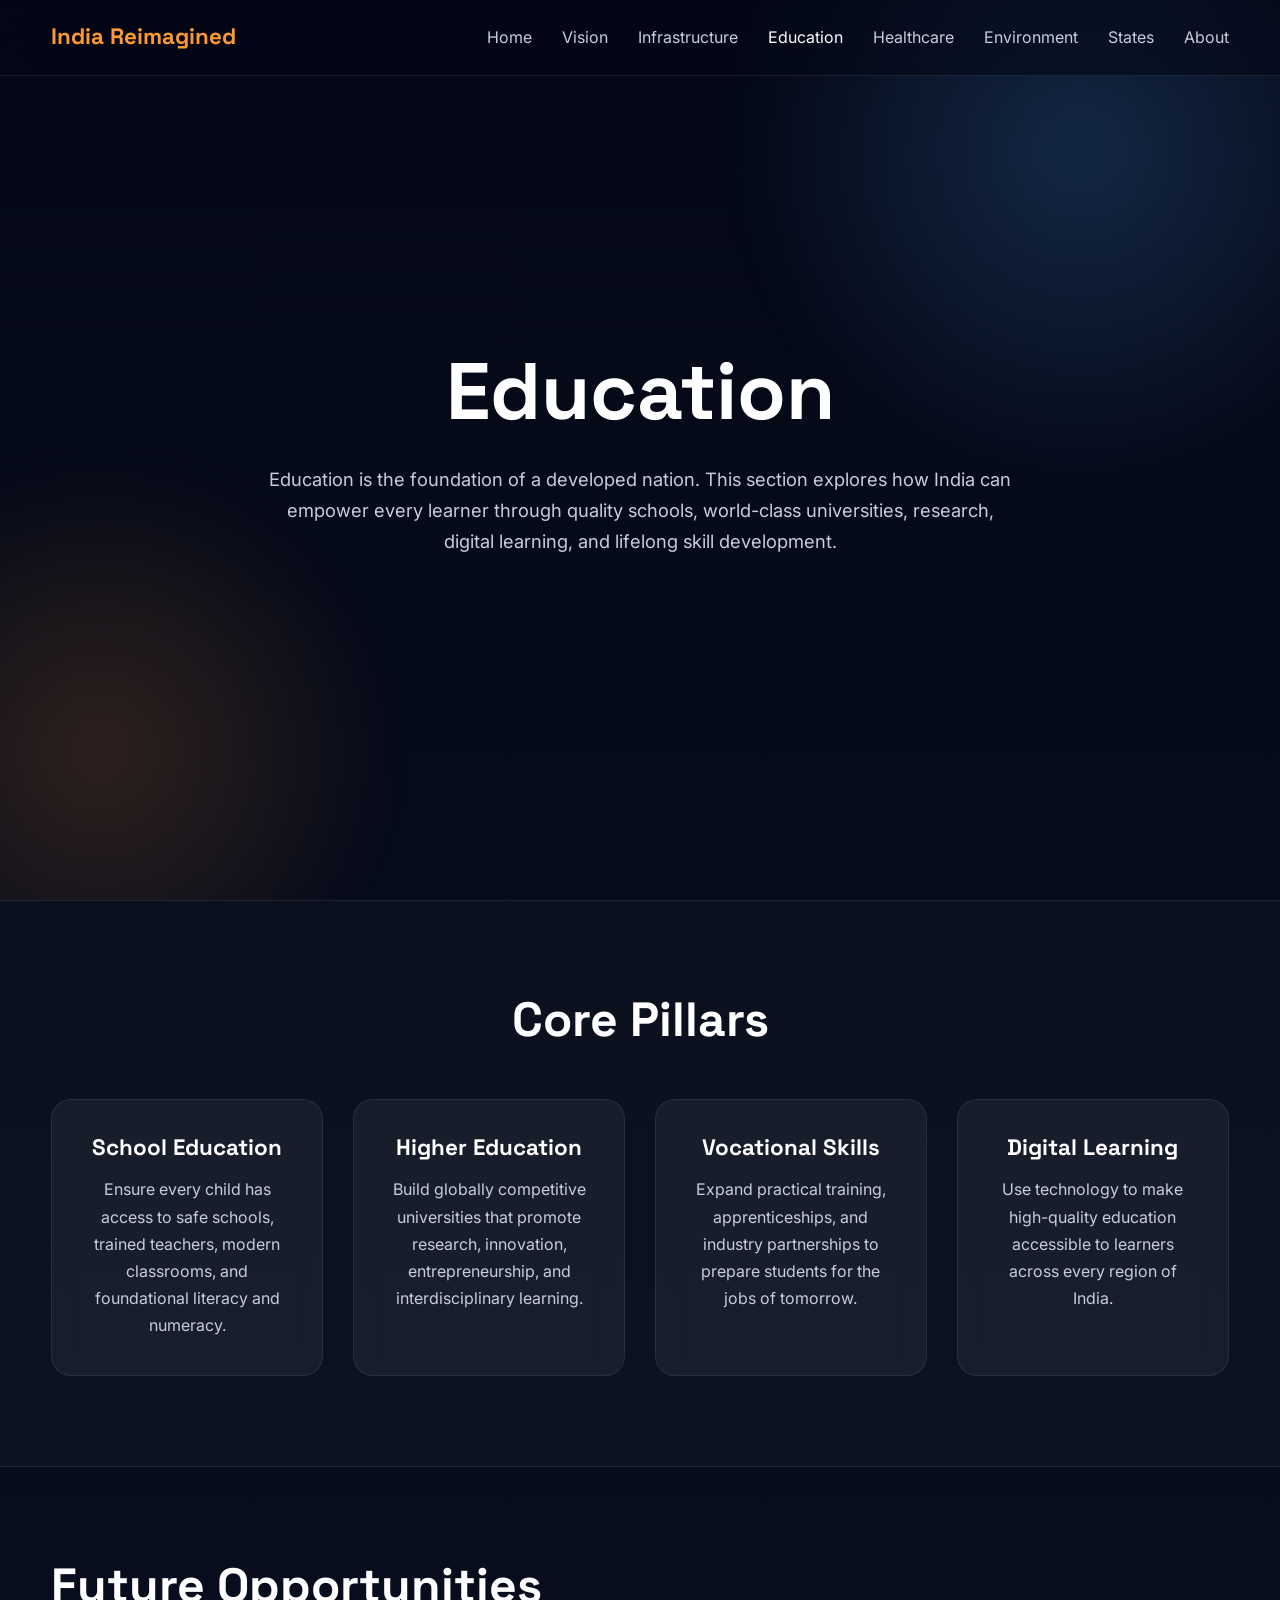
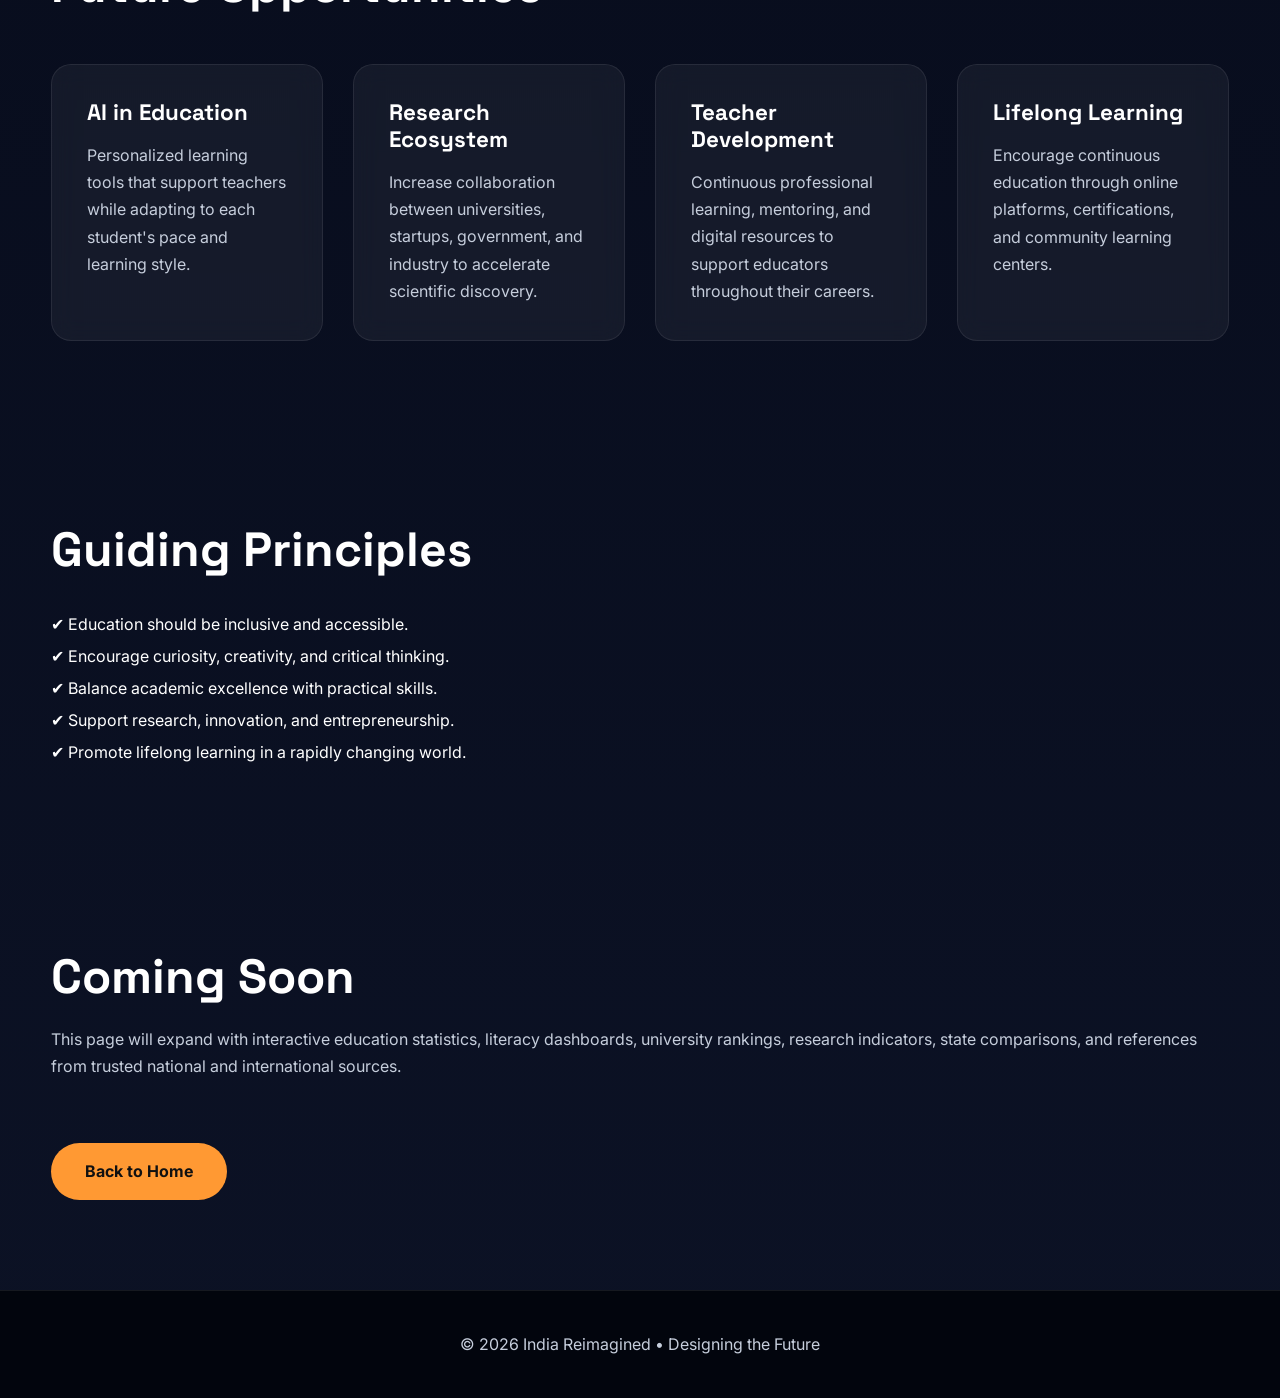
<file: pages/education.html>
<!DOCTYPE html>
<html lang="en">

<head>
    <meta charset="UTF-8">
    <meta name="viewport" content="width=device-width, initial-scale=1.0">

    <title>Education | India Reimagined</title>

    <meta name="description"
        content="Exploring the future of education in India through innovation, accessibility, and lifelong learning.">

    <link rel="preconnect" href="https://fonts.googleapis.com">
    <link rel="preconnect" href="https://fonts.gstatic.com" crossorigin>

    <link href="https://fonts.googleapis.com/css2?family=Inter:wght@300;400;500;600;700&family=Space+Grotesk:wght@400;700&display=swap"
        rel="stylesheet">

    <link rel="stylesheet" href="../css/style.css">
</head>

<body>

<header>

    <div class="container">

        <a href="../index.html" class="logo">
            India Reimagined
        </a>

        <nav>
            <ul>
                <li><a href="../index.html">Home</a></li>
                <li><a href="../pages/vision.html">Vision</a></li>
                <li><a href="../pages/infrastructure.html">Infrastructure</a></li>
                <li><a href="../pages/education.html">Education</a></li>
                <li><a href="../pages/healthcare.html">Healthcare</a></li>
                <li><a href="../pages/environment.html">Environment</a></li>
                <li><a href="../pages/states.html">States</a></li>
                <li><a href="../pages/about.html">About</a></li>
            </ul>
        </nav>

    </div>

</header>

<main>

<section class="hero">

    <div class="container">

        <h1>Education</h1>

        <p>
            Education is the foundation of a developed nation. This section explores how
            India can empower every learner through quality schools, world-class universities,
            research, digital learning, and lifelong skill development.
        </p>

    </div>

</section>

<section class="intro">

    <div class="container">

        <h2>Core Pillars</h2>

        <div class="cards">

            <div class="card">
                <h3>School Education</h3>
                <p>
                    Ensure every child has access to safe schools, trained teachers,
                    modern classrooms, and foundational literacy and numeracy.
                </p>
            </div>

            <div class="card">
                <h3>Higher Education</h3>
                <p>
                    Build globally competitive universities that promote research,
                    innovation, entrepreneurship, and interdisciplinary learning.
                </p>
            </div>

            <div class="card">
                <h3>Vocational Skills</h3>
                <p>
                    Expand practical training, apprenticeships, and industry partnerships
                    to prepare students for the jobs of tomorrow.
                </p>
            </div>

            <div class="card">
                <h3>Digital Learning</h3>
                <p>
                    Use technology to make high-quality education accessible to learners
                    across every region of India.
                </p>
            </div>

        </div>

    </div>

</section>

<section>

    <div class="container">

        <h2>Future Opportunities</h2>

        <div class="cards">

            <div class="card">
                <h3>AI in Education</h3>
                <p>
                    Personalized learning tools that support teachers while adapting to
                    each student's pace and learning style.
                </p>
            </div>

            <div class="card">
                <h3>Research Ecosystem</h3>
                <p>
                    Increase collaboration between universities, startups, government,
                    and industry to accelerate scientific discovery.
                </p>
            </div>

            <div class="card">
                <h3>Teacher Development</h3>
                <p>
                    Continuous professional learning, mentoring, and digital resources
                    to support educators throughout their careers.
                </p>
            </div>

            <div class="card">
                <h3>Lifelong Learning</h3>
                <p>
                    Encourage continuous education through online platforms,
                    certifications, and community learning centers.
                </p>
            </div>

        </div>

    </div>

</section>

<section>

    <div class="container">

        <h2>Guiding Principles</h2>

        <ul style="margin-top:30px;line-height:2;">
            <li>✔ Education should be inclusive and accessible.</li>
            <li>✔ Encourage curiosity, creativity, and critical thinking.</li>
            <li>✔ Balance academic excellence with practical skills.</li>
            <li>✔ Support research, innovation, and entrepreneurship.</li>
            <li>✔ Promote lifelong learning in a rapidly changing world.</li>
        </ul>

    </div>

</section>

<section>

    <div class="container">

        <h2>Coming Soon</h2>

        <p>
            This page will expand with interactive education statistics, literacy
            dashboards, university rankings, research indicators, state comparisons,
            and references from trusted national and international sources.
        </p>

        <br>

        <a href="../index.html" class="button">
            Back to Home
        </a>

    </div>

</section>

</main>

<footer>

    <div class="container">

        <p>
            © 2026 India Reimagined • Designing the Future
        </p>

    </div>

</footer>

<script src="../js/app.js"></script>

</body>

</html>
</file>
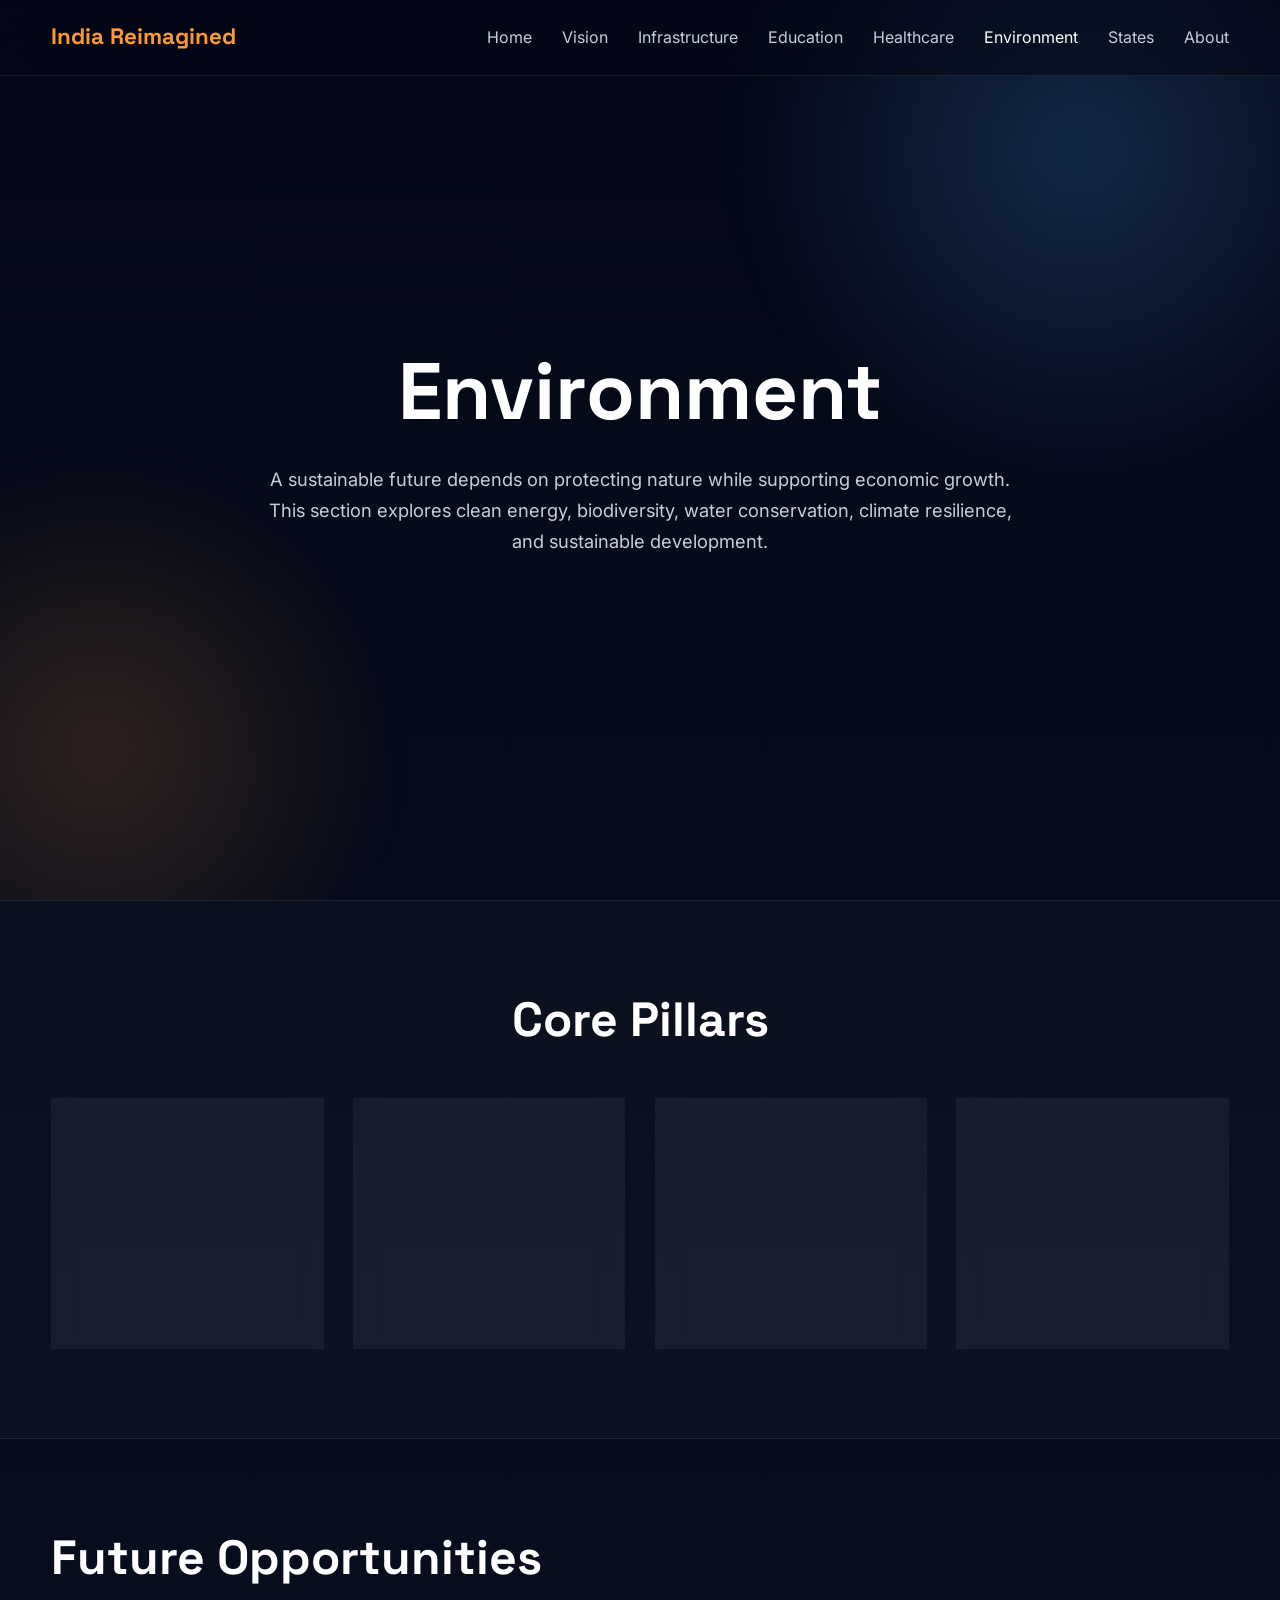
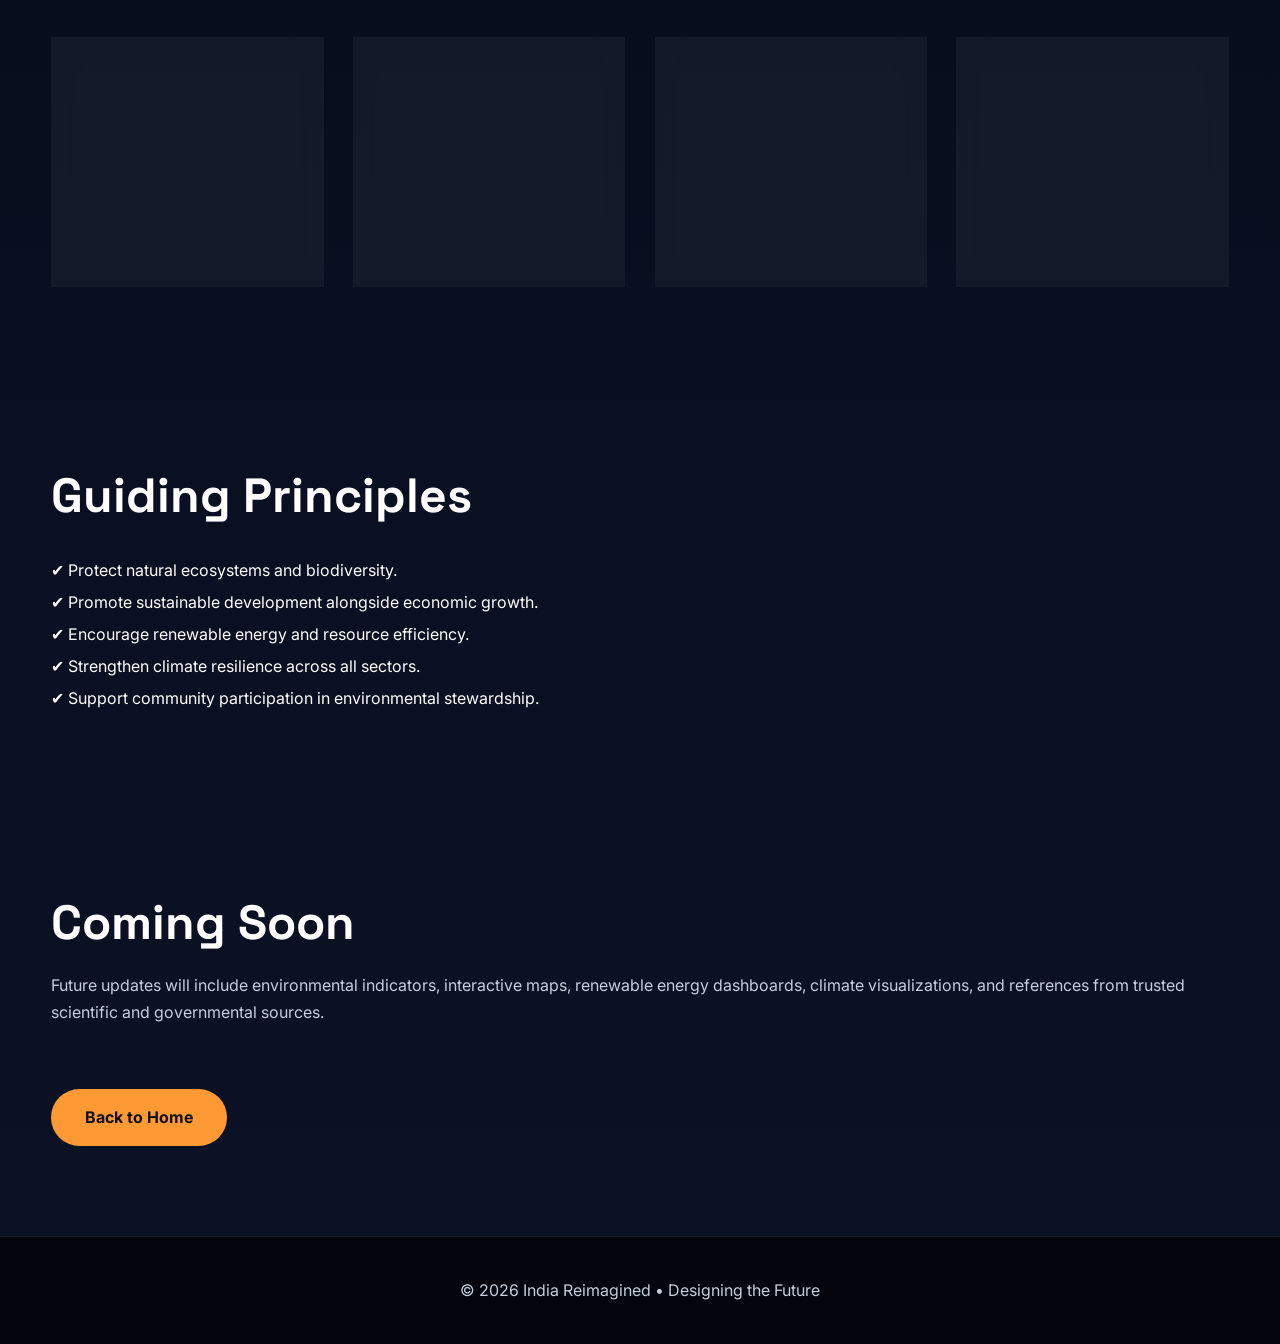
<file: pages/environment.html>
<!DOCTYPE html>
<html lang="en">

<head>
    <meta charset="UTF-8">
    <meta name="viewport" content="width=device-width, initial-scale=1.0">

    <title>Environment | India Reimagined</title>

    <meta name="description"
        content="Exploring sustainable development, climate resilience, biodiversity, clean energy, and environmental conservation in India.">

    <link rel="preconnect" href="https://fonts.googleapis.com">
    <link rel="preconnect" href="https://fonts.gstatic.com" crossorigin>
 
    <link href="https://fonts.googleapis.com/css2?family=Inter:wght@300;400;500;600;700&family=Space+Grotesk:wght@400;700&display=swap"
        rel="stylesheet">

    <link rel="stylesheet" href="../css/style.css">
</head>

<body>

<header>

    <div class="container">

        <a href="../index.html" class="logo">
            India Reimagined
        </a>

        <nav>
            <ul>
                <li><a href="../index.html">Home</a></li>
                <li><a href="../pages/vision.html">Vision</a></li>
                <li><a href="../pages/infrastructure.html">Infrastructure</a></li>
                <li><a href="../pages/education.html">Education</a></li>
                <li><a href="../pages/healthcare.html">Healthcare</a></li>
                <li><a href="../pages/environment.html">Environment</a></li>
                <li><a href="../pages/states.html">States</a></li>
                <li><a href="../pages/about.html">About</a></li>
            </ul>
        </nav>

    </div>

</header>

<main>

<section class="hero">

    <div class="container">

        <h1>Environment</h1>

        <p>
            A sustainable future depends on protecting nature while supporting
            economic growth. This section explores clean energy, biodiversity,
            water conservation, climate resilience, and sustainable development.
        </p>

    </div>

</section>

<section class="intro">

    <div class="container">

        <h2>Core Pillars</h2>

        <div class="cards">

            <div class="card">
                <h3>Clean Air</h3>
                <p>
                    Improve air quality through cleaner transport, renewable
                    energy, and better urban planning.
                </p>
            </div>

            <div class="card">
                <h3>Water Security</h3>
                <p>
                    Protect rivers, groundwater, wetlands, and improve water
                    management for future generations.
                </p>
            </div>

            <div class="card">
                <h3>Forests & Biodiversity</h3>
                <p>
                    Conserve forests, wildlife habitats, and biodiversity while
                    supporting local communities.
                </p>
            </div>

            <div class="card">
                <h3>Renewable Energy</h3>
                <p>
                    Expand solar, wind, hydro, and energy storage to build a
                    cleaner and more resilient energy system.
                </p>
            </div>

        </div>

    </div>

</section>

<section>

    <div class="container">

        <h2>Future Opportunities</h2>

        <div class="cards">

            <div class="card">
                <h3>Climate Resilience</h3>
                <p>
                    Build infrastructure and communities that can adapt to
                    changing climate conditions and natural hazards.
                </p>
            </div>

            <div class="card">
                <h3>Circular Economy</h3>
                <p>
                    Reduce waste through recycling, reuse, sustainable product
                    design, and responsible consumption.
                </p>
            </div>

            <div class="card">
                <h3>Green Cities</h3>
                <p>
                    Increase parks, urban forests, cycling networks, and
                    walkable neighbourhoods to improve quality of life.
                </p>
            </div>

            <div class="card">
                <h3>Smart Agriculture</h3>
                <p>
                    Encourage efficient irrigation, soil conservation,
                    precision farming, and sustainable food systems.
                </p>
            </div>

        </div>

    </div>

</section>

<section>

    <div class="container">

        <h2>Guiding Principles</h2>

        <ul style="margin-top:30px;line-height:2;">
            <li>✔ Protect natural ecosystems and biodiversity.</li>
            <li>✔ Promote sustainable development alongside economic growth.</li>
            <li>✔ Encourage renewable energy and resource efficiency.</li>
            <li>✔ Strengthen climate resilience across all sectors.</li>
            <li>✔ Support community participation in environmental stewardship.</li>
        </ul>

    </div>

</section>

<section>

    <div class="container">

        <h2>Coming Soon</h2>

        <p>
            Future updates will include environmental indicators, interactive
            maps, renewable energy dashboards, climate visualizations, and
            references from trusted scientific and governmental sources.
        </p>

        <br>

        <a href="../index.html" class="button">
            Back to Home
        </a>

    </div>

</section>

</main>

<footer>

    <div class="container">

        <p>
            © 2026 India Reimagined • Designing the Future
        </p>

    </div>

</footer>

<script src="../js/app.js"></script>

</body>

</html>
</file>
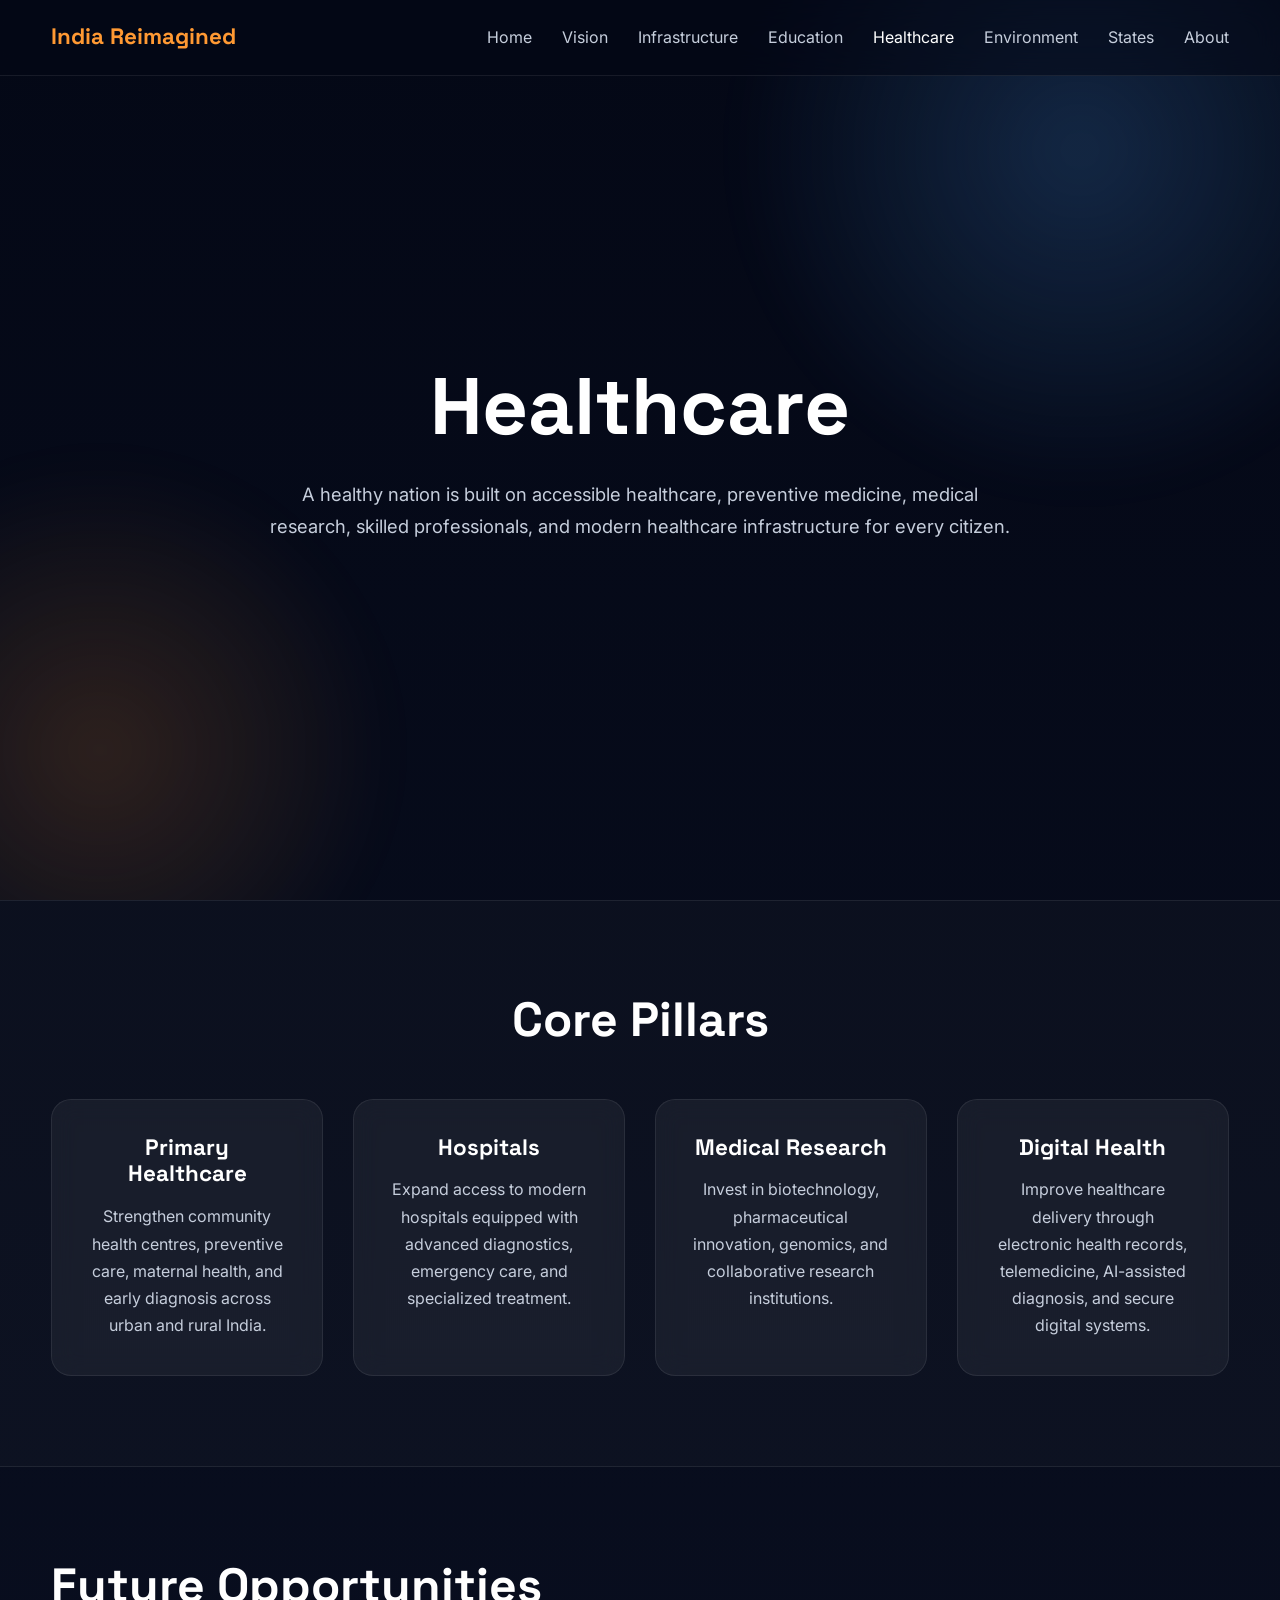
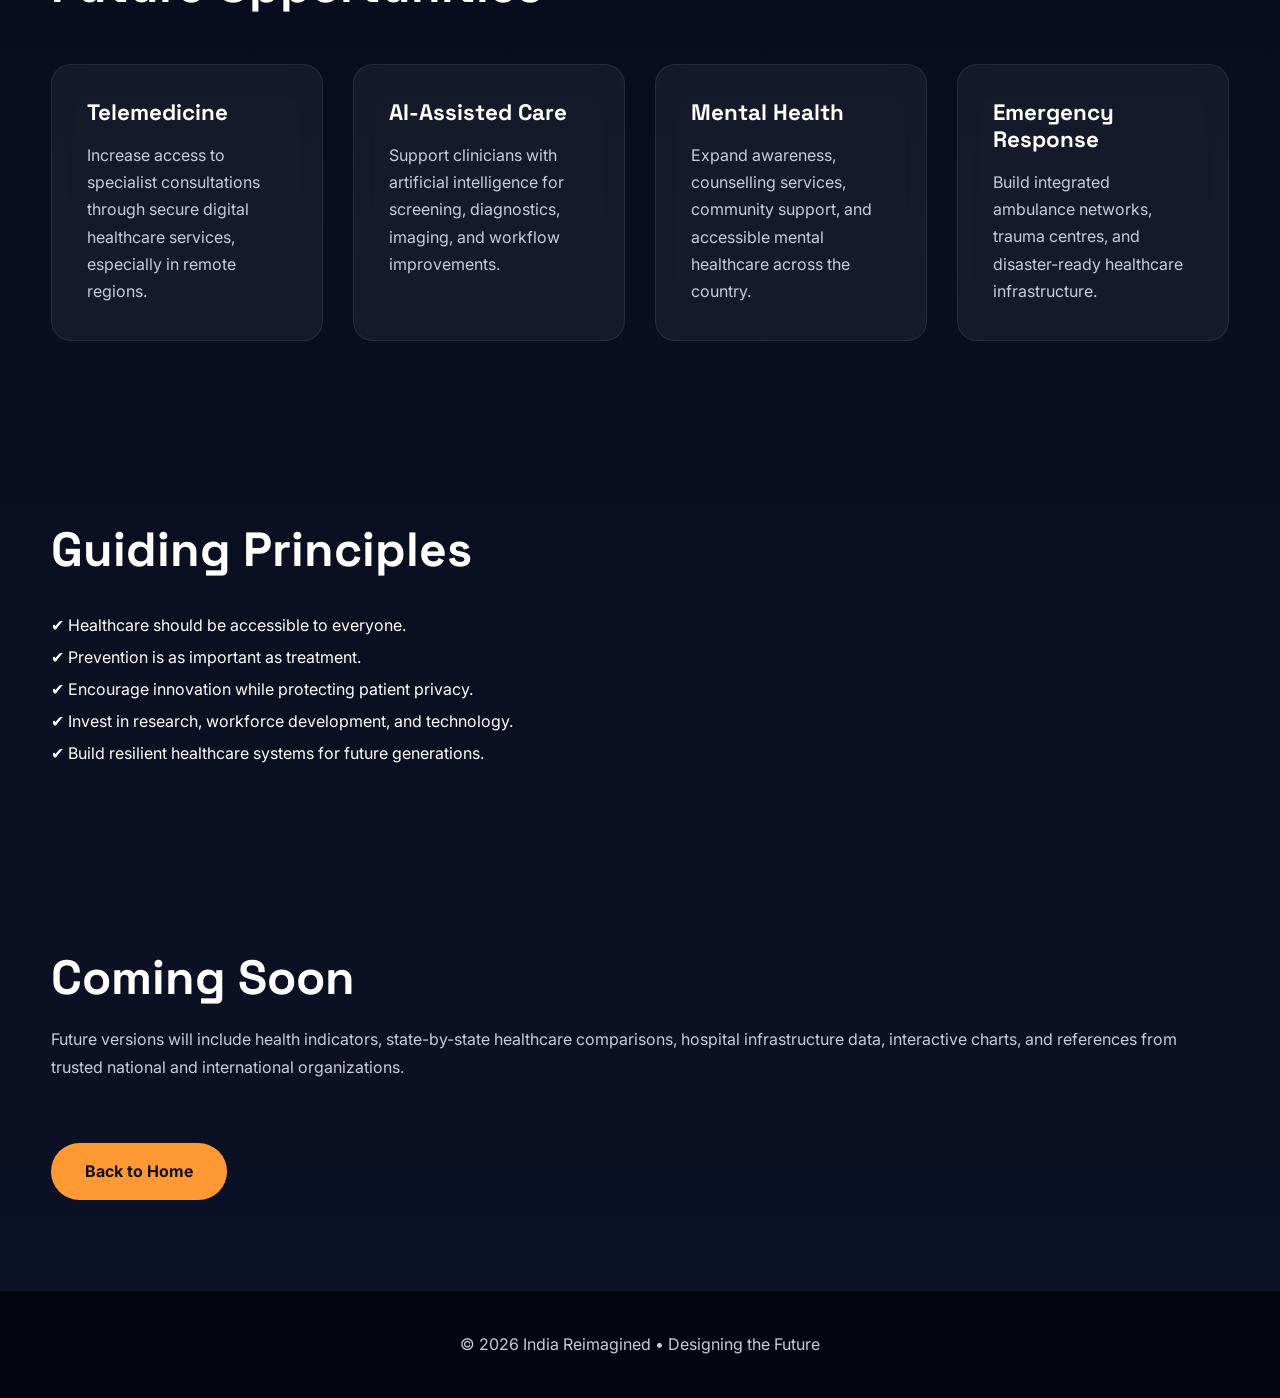
<file: pages/healthcare.html>
<!DOCTYPE html>
<html lang="en">

<head>
    <meta charset="UTF-8">
    <meta name="viewport" content="width=device-width, initial-scale=1.0">

    <title>Healthcare | India Reimagined</title>

    <meta name="description"
        content="Exploring the future of healthcare in India through accessibility, innovation, preventive care, and medical research.">

    <link rel="preconnect" href="https://fonts.googleapis.com">
    <link rel="preconnect" href="https://fonts.gstatic.com" crossorigin>

    <link href="https://fonts.googleapis.com/css2?family=Inter:wght@300;400;500;600;700&family=Space+Grotesk:wght@400;700&display=swap"
        rel="stylesheet">

    <link rel="stylesheet" href="../css/style.css">
</head>

<body>

<header>

    <div class="container">

        <a href="../index.html" class="logo">
            India Reimagined
        </a>

        <nav>
            <ul>
                <li><a href="../index.html">Home</a></li>
                <li><a href="../pages/vision.html">Vision</a></li>
                <li><a href="../pages/infrastructure.html">Infrastructure</a></li>
                <li><a href="../pages/education.html">Education</a></li>
                <li><a href="../pages/healthcare.html">Healthcare</a></li>
                <li><a href="../pages/environment.html">Environment</a></li>
                <li><a href="../pages/states.html">States</a></li>
                <li><a href="../pages/about.html">About</a></li>
            </ul>
        </nav>

    </div>

</header>

<main>

<section class="hero">

    <div class="container">

        <h1>Healthcare</h1>

        <p>
            A healthy nation is built on accessible healthcare, preventive medicine,
            medical research, skilled professionals, and modern healthcare
            infrastructure for every citizen.
        </p>

    </div>

</section>

<section class="intro">

    <div class="container">

        <h2>Core Pillars</h2>

        <div class="cards">

            <div class="card">
                <h3>Primary Healthcare</h3>
                <p>
                    Strengthen community health centres, preventive care, maternal
                    health, and early diagnosis across urban and rural India.
                </p>
            </div>

            <div class="card">
                <h3>Hospitals</h3>
                <p>
                    Expand access to modern hospitals equipped with advanced
                    diagnostics, emergency care, and specialized treatment.
                </p>
            </div>

            <div class="card">
                <h3>Medical Research</h3>
                <p>
                    Invest in biotechnology, pharmaceutical innovation, genomics,
                    and collaborative research institutions.
                </p>
            </div>

            <div class="card">
                <h3>Digital Health</h3>
                <p>
                    Improve healthcare delivery through electronic health records,
                    telemedicine, AI-assisted diagnosis, and secure digital systems.
                </p>
            </div>

        </div>

    </div>

</section>

<section>

    <div class="container">

        <h2>Future Opportunities</h2>

        <div class="cards">

            <div class="card">
                <h3>Telemedicine</h3>
                <p>
                    Increase access to specialist consultations through secure
                    digital healthcare services, especially in remote regions.
                </p>
            </div>

            <div class="card">
                <h3>AI-Assisted Care</h3>
                <p>
                    Support clinicians with artificial intelligence for screening,
                    diagnostics, imaging, and workflow improvements.
                </p>
            </div>

            <div class="card">
                <h3>Mental Health</h3>
                <p>
                    Expand awareness, counselling services, community support,
                    and accessible mental healthcare across the country.
                </p>
            </div>

            <div class="card">
                <h3>Emergency Response</h3>
                <p>
                    Build integrated ambulance networks, trauma centres, and
                    disaster-ready healthcare infrastructure.
                </p>
            </div>

        </div>

    </div>

</section>

<section>

    <div class="container">

        <h2>Guiding Principles</h2>

        <ul style="margin-top:30px;line-height:2;">
            <li>✔ Healthcare should be accessible to everyone.</li>
            <li>✔ Prevention is as important as treatment.</li>
            <li>✔ Encourage innovation while protecting patient privacy.</li>
            <li>✔ Invest in research, workforce development, and technology.</li>
            <li>✔ Build resilient healthcare systems for future generations.</li>
        </ul>

    </div>

</section>

<section>

    <div class="container">

        <h2>Coming Soon</h2>

        <p>
            Future versions will include health indicators, state-by-state
            healthcare comparisons, hospital infrastructure data, interactive
            charts, and references from trusted national and international
            organizations.
        </p>

        <br>

        <a href="../index.html" class="button">
            Back to Home
        </a>

    </div>

</section>

</main>

<footer>

    <div class="container">

        <p>
            © 2026 India Reimagined • Designing the Future
        </p>

    </div>

</footer>

<script src="../js/app.js"></script>

</body>

</html>
</file>
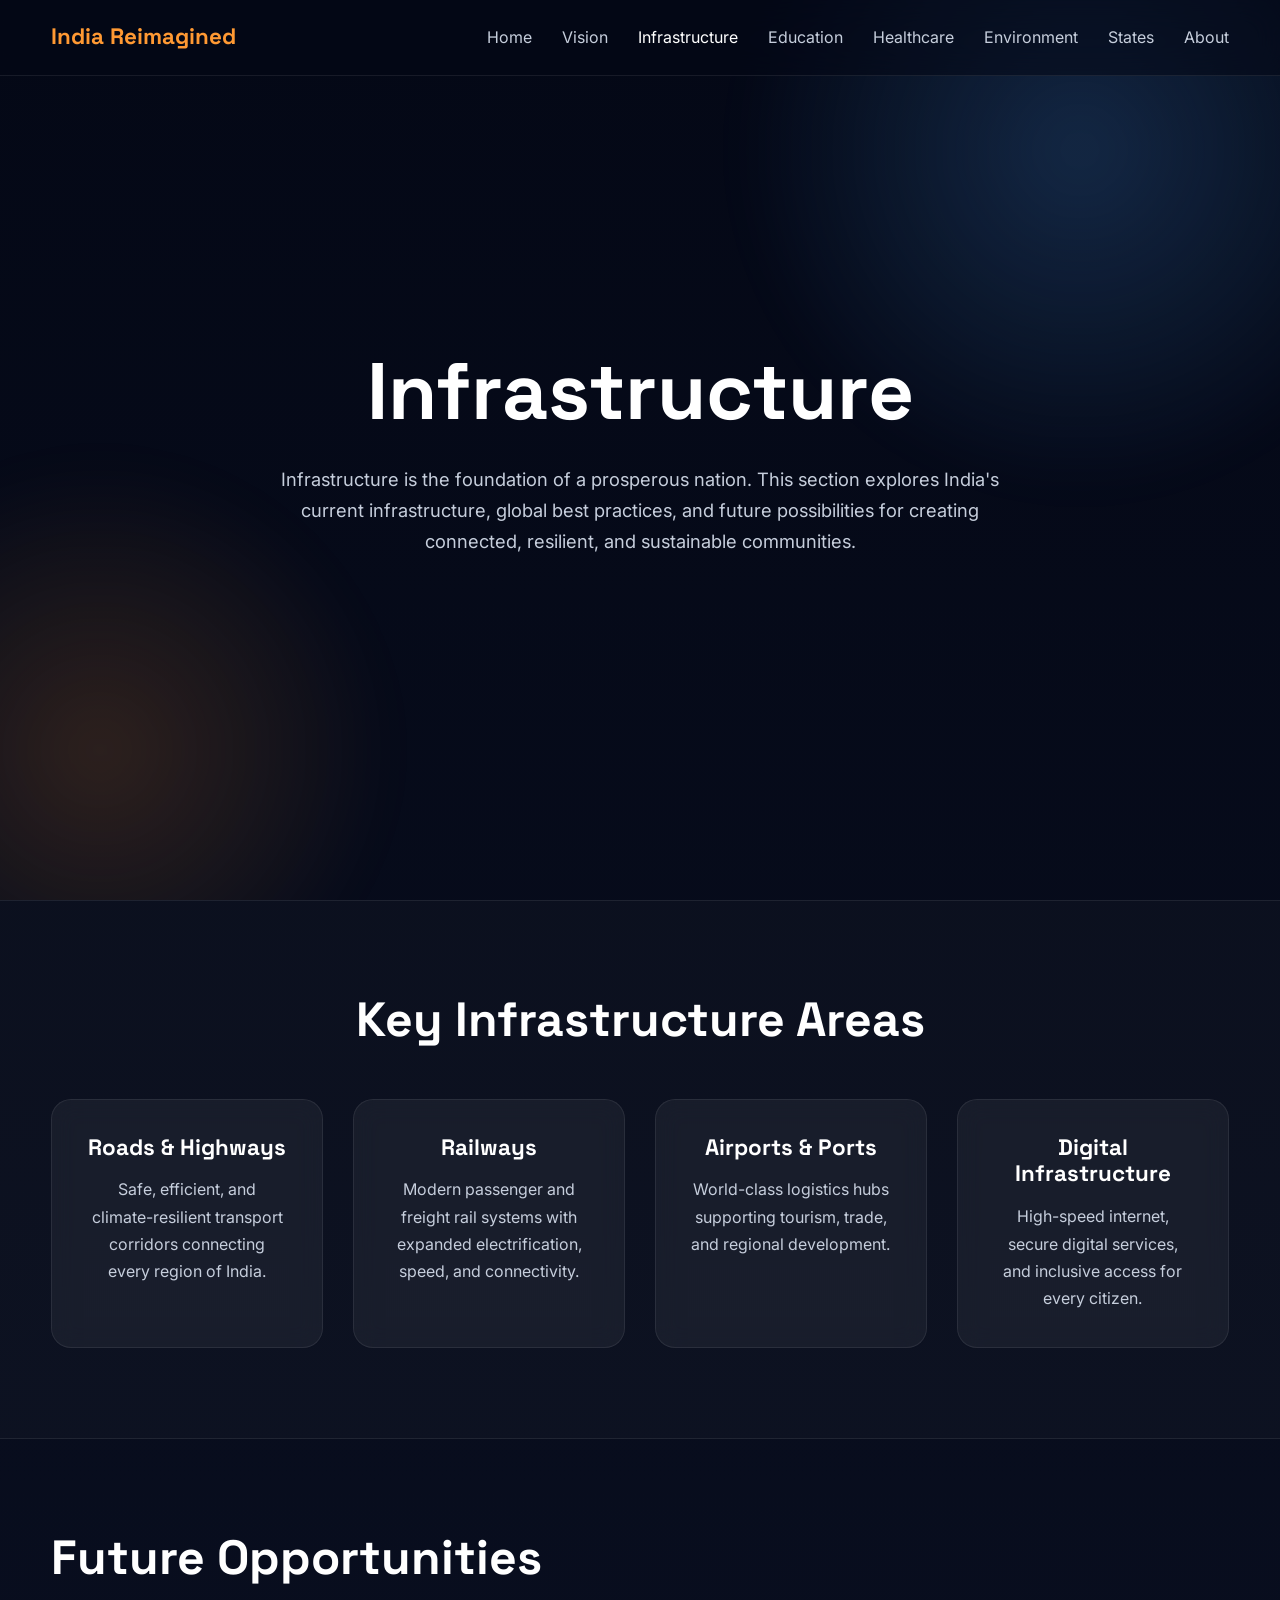
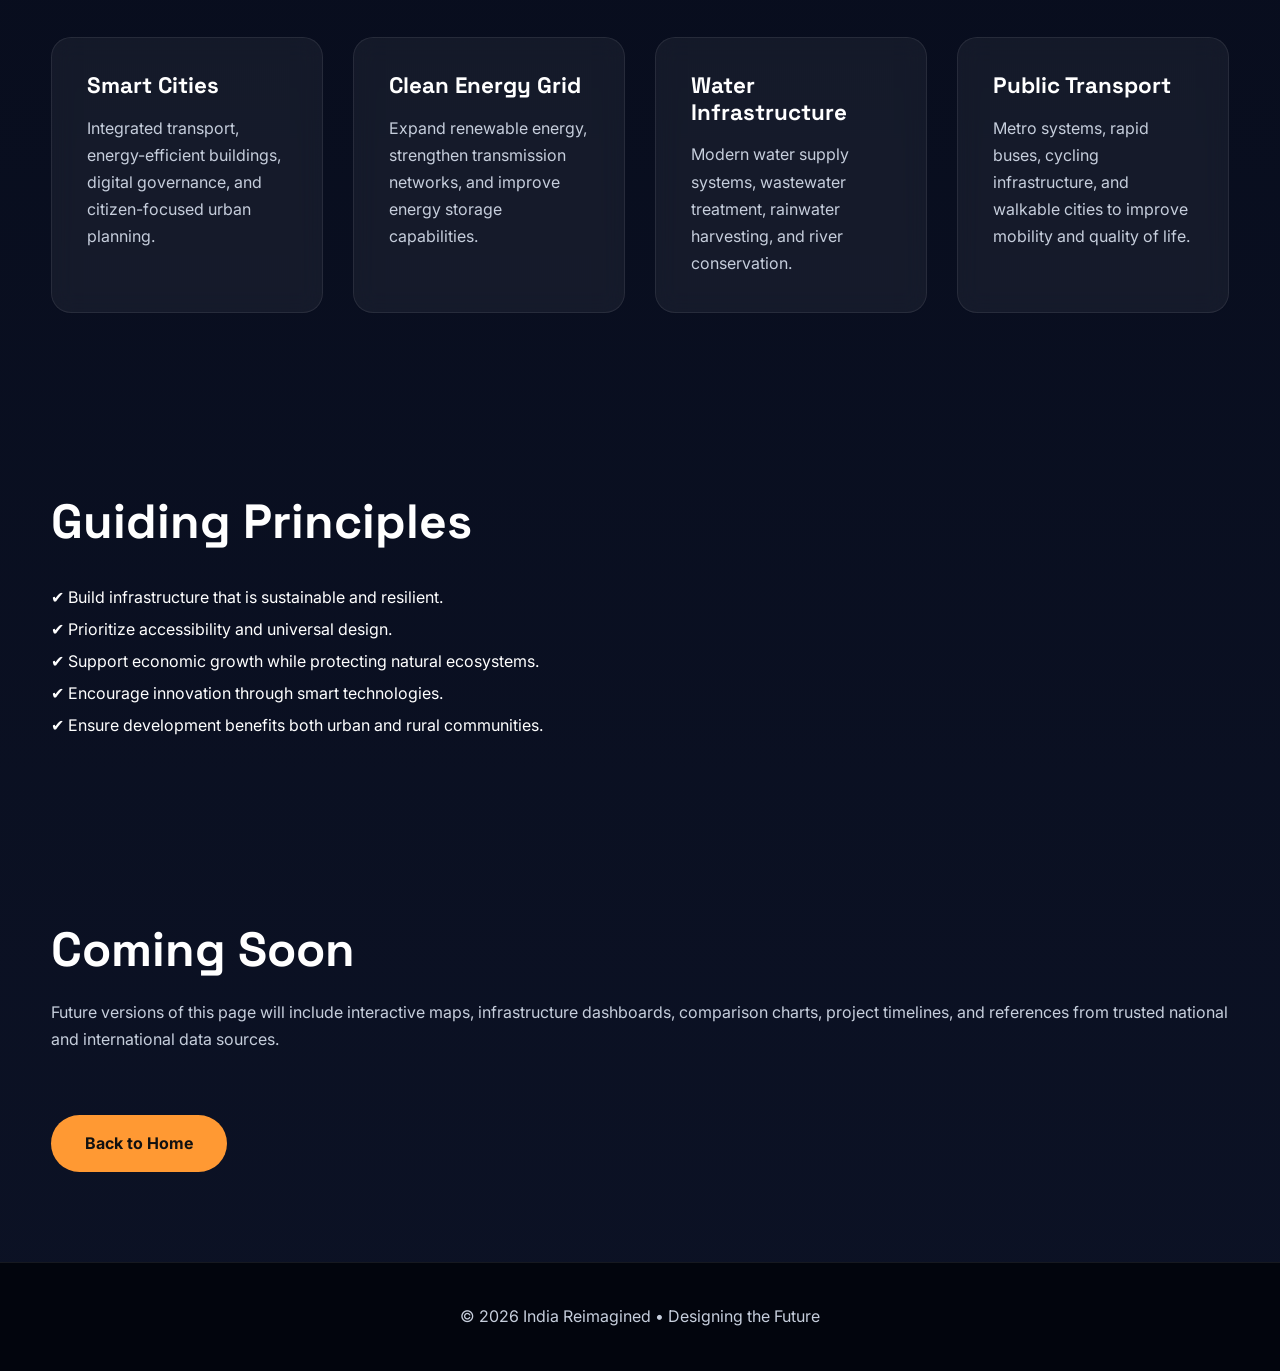
<file: pages/infrastructure.html>
<!DOCTYPE html>
<html lang="en">

<head>
    <meta charset="UTF-8">
    <meta name="viewport" content="width=device-width, initial-scale=1.0">

    <title>Infrastructure | India Reimagined</title>

    <meta name="description"
        content="Explore infrastructure ideas, current progress, and future opportunities for India.">

    <link rel="preconnect" href="https://fonts.googleapis.com">
    <link rel="preconnect" href="https://fonts.gstatic.com" crossorigin>

    <link href="https://fonts.googleapis.com/css2?family=Inter:wght@300;400;500;600;700&family=Space+Grotesk:wght@400;700&display=swap"
        rel="stylesheet">

    <link rel="stylesheet" href="../css/style.css">
</head>

<body>

<header>

    <div class="container">

        <a href="../index.html" class="logo">
            India Reimagined
        </a>

        <nav>

            <ul>

                <li><a href="../index.html">Home</a></li>
                <li><a href="../pages/vision.html">Vision</a></li>
                <li><a href="../pages/infrastructure.html">Infrastructure</a></li>
                <li><a href="../pages/education.html">Education</a></li>
                <li><a href="../pages/healthcare.html">Healthcare</a></li>
                <li><a href="../pages/environment.html">Environment</a></li>
                <li><a href="../pages/states.html">States</a></li>
                <li><a href="../pages/about.html">About</a></li>

            </ul>

        </nav>

    </div>

</header>

<main>

<section class="hero">

    <div class="container">

        <h1>Infrastructure</h1>

        <p>
            Infrastructure is the foundation of a prosperous nation. This section explores
            India's current infrastructure, global best practices, and future possibilities
            for creating connected, resilient, and sustainable communities.
        </p>

    </div>

</section>

<section class="intro">

    <div class="container">

        <h2>Key Infrastructure Areas</h2>

        <div class="cards">

            <div class="card">
                <h3>Roads & Highways</h3>
                <p>
                    Safe, efficient, and climate-resilient transport corridors connecting
                    every region of India.
                </p>
            </div>

            <div class="card">
                <h3>Railways</h3>
                <p>
                    Modern passenger and freight rail systems with expanded electrification,
                    speed, and connectivity.
                </p>
            </div>

            <div class="card">
                <h3>Airports & Ports</h3>
                <p>
                    World-class logistics hubs supporting tourism, trade, and regional
                    development.
                </p>
            </div>

            <div class="card">
                <h3>Digital Infrastructure</h3>
                <p>
                    High-speed internet, secure digital services, and inclusive access for
                    every citizen.
                </p>
            </div>

        </div>

    </div>

</section>

<section>

    <div class="container">

        <h2>Future Opportunities</h2>

        <div class="cards">

            <div class="card">
                <h3>Smart Cities</h3>

                <p>
                    Integrated transport, energy-efficient buildings, digital governance,
                    and citizen-focused urban planning.
                </p>

            </div>

            <div class="card">

                <h3>Clean Energy Grid</h3>

                <p>
                    Expand renewable energy, strengthen transmission networks, and improve
                    energy storage capabilities.
                </p>

            </div>

            <div class="card">

                <h3>Water Infrastructure</h3>

                <p>
                    Modern water supply systems, wastewater treatment, rainwater harvesting,
                    and river conservation.
                </p>

            </div>

            <div class="card">

                <h3>Public Transport</h3>

                <p>
                    Metro systems, rapid buses, cycling infrastructure, and walkable cities
                    to improve mobility and quality of life.
                </p>

            </div>

        </div>

    </div>

</section>

<section>

    <div class="container">

        <h2>Guiding Principles</h2>

        <ul style="margin-top:30px; line-height:2;">

            <li>✔ Build infrastructure that is sustainable and resilient.</li>

            <li>✔ Prioritize accessibility and universal design.</li>

            <li>✔ Support economic growth while protecting natural ecosystems.</li>

            <li>✔ Encourage innovation through smart technologies.</li>

            <li>✔ Ensure development benefits both urban and rural communities.</li>

        </ul>

    </div>

</section>

<section>

    <div class="container">

        <h2>Coming Soon</h2>

        <p>
            Future versions of this page will include interactive maps, infrastructure
            dashboards, comparison charts, project timelines, and references from trusted
            national and international data sources.
        </p>

        <br>

        <a href="../index.html" class="button">
            Back to Home
        </a>

    </div>

</section>

</main>

<footer>

    <div class="container">

        <p>
            © 2026 India Reimagined • Designing the Future 
        </p>

    </div>

</footer>

<script src="../js/app.js"></script>

</body>

</html>
</file>
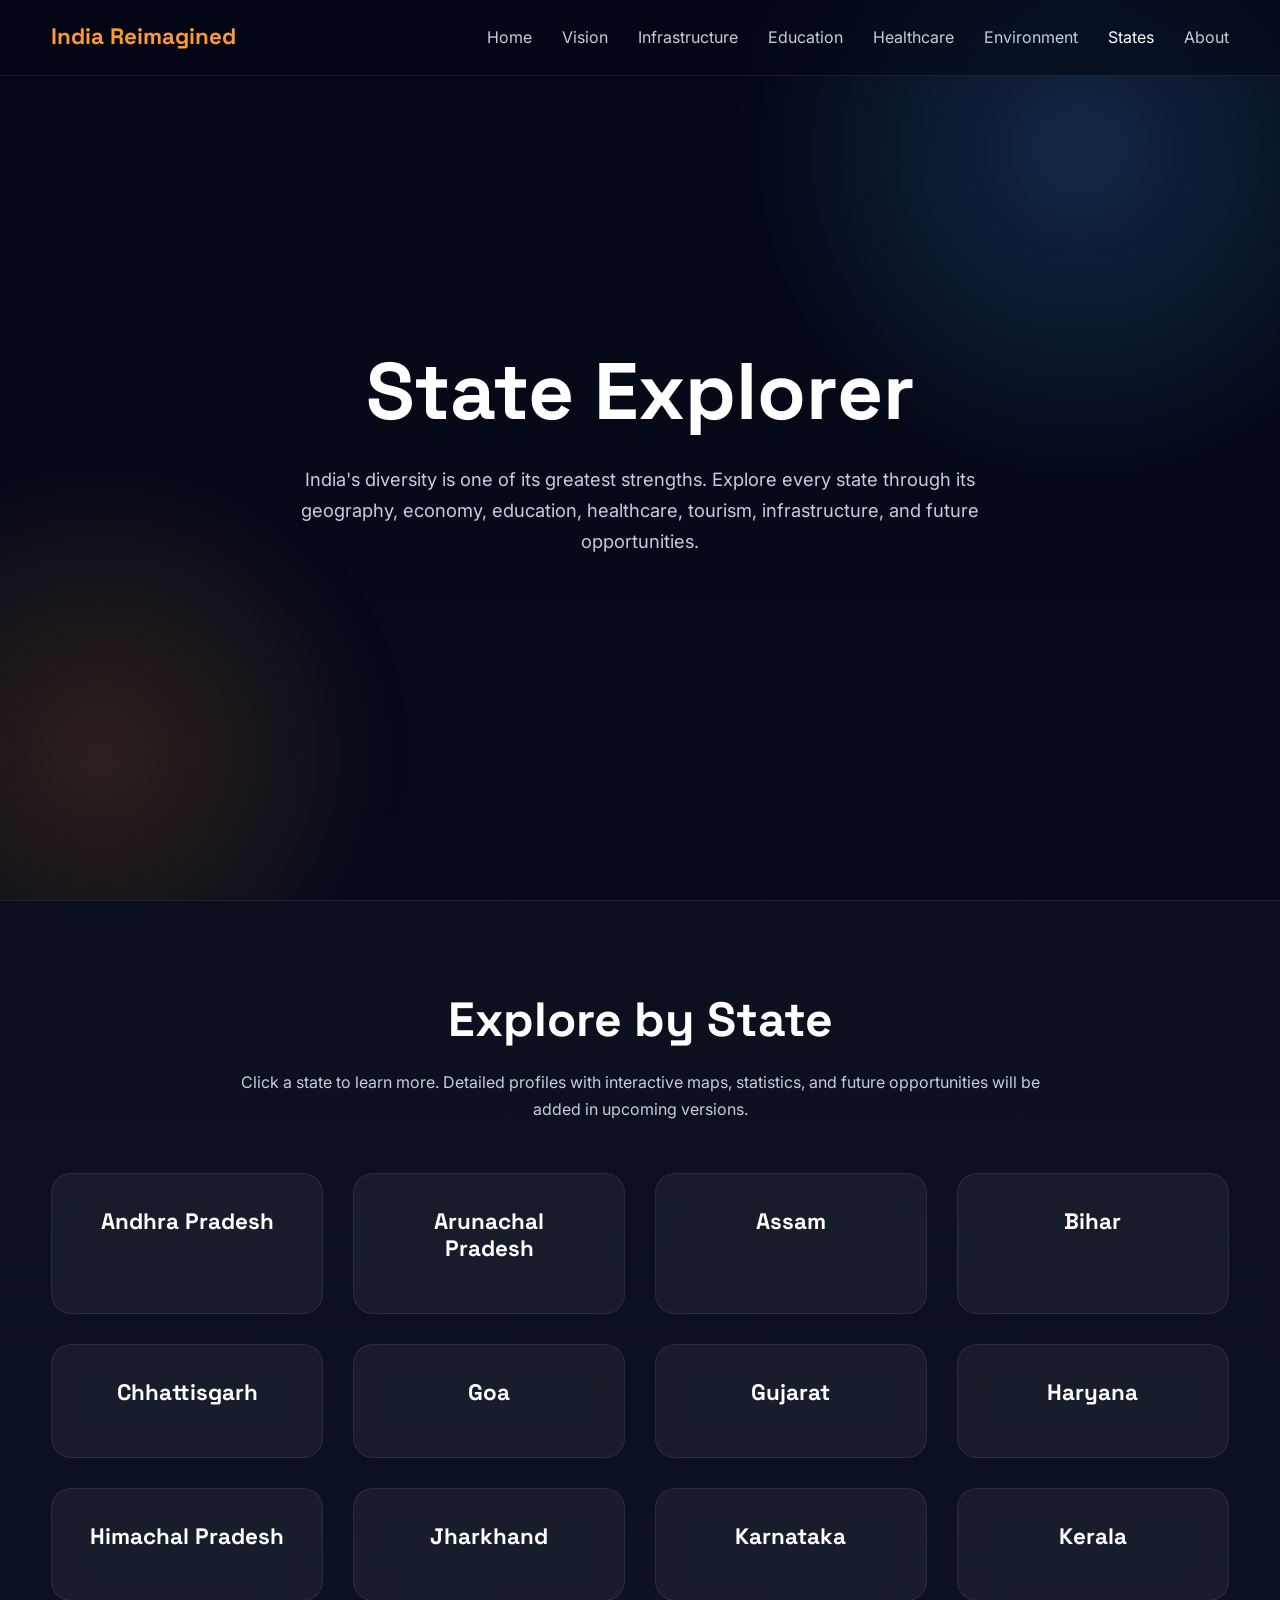
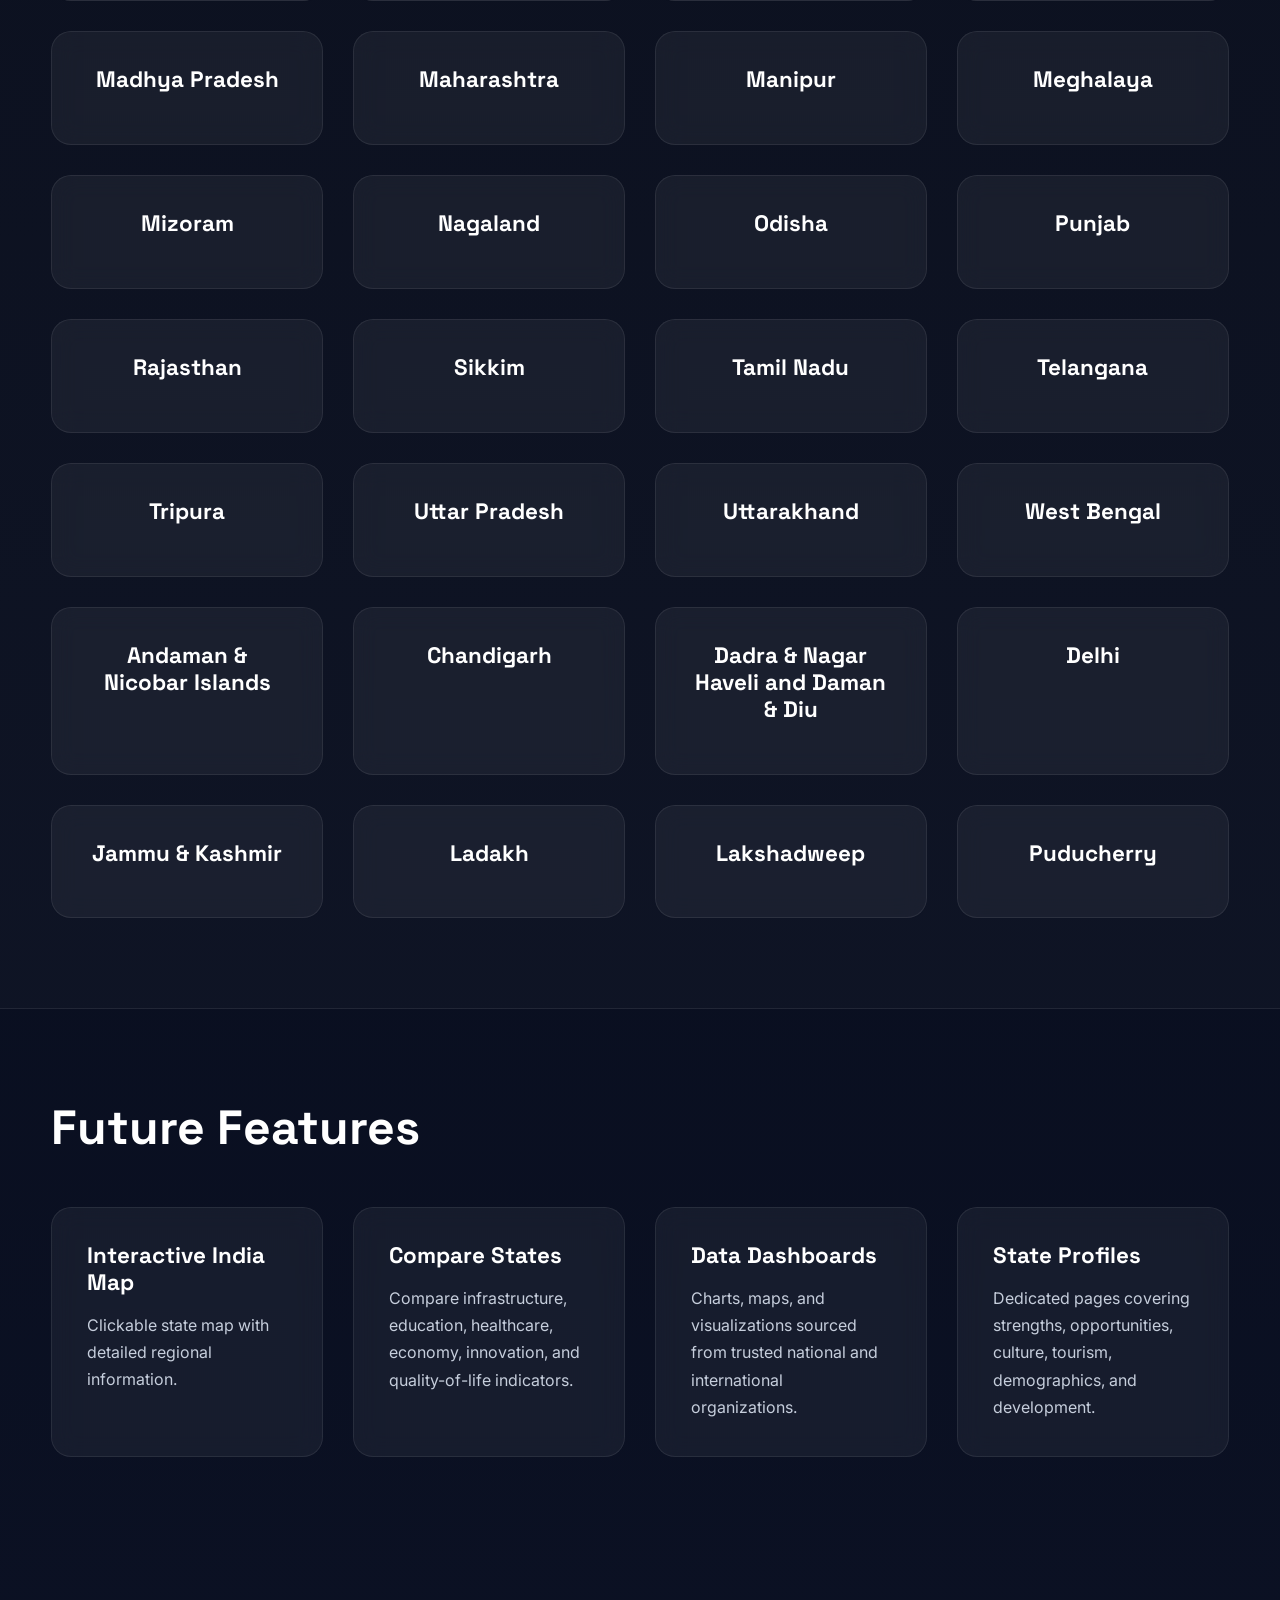
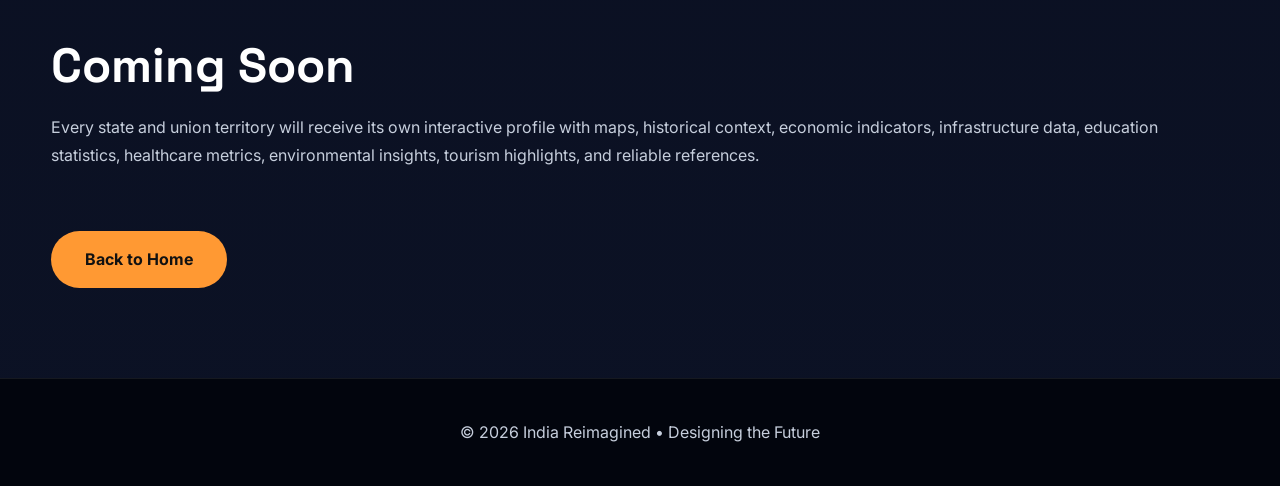
<file: pages/states.html>
<!DOCTYPE html>
<html lang="en">

<head>
    <meta charset="UTF-8">
    <meta name="viewport" content="width=device-width, initial-scale=1.0">

    <title>State Explorer | India Reimagined</title>

    <meta name="description"
        content="Explore every Indian state through data, strengths, opportunities, and future development ideas.">

    <link rel="preconnect" href="https://fonts.googleapis.com">
    <link rel="preconnect" href="https://fonts.gstatic.com" crossorigin>

    <link href="https://fonts.googleapis.com/css2?family=Inter:wght@300;400;500;600;700&family=Space+Grotesk:wght@400;700&display=swap"
        rel="stylesheet">

    <link rel="stylesheet" href="../css/style.css">
</head>

<body>

<header>

    <div class="container">

        <a href="../index.html" class="logo">
            India Reimagined
        </a>

        <nav>

            <ul>

                <li><a href="../index.html">Home</a></li>
                <li><a href="../pages/vision.html">Vision</a></li>
                <li><a href="../pages/infrastructure.html">Infrastructure</a></li>
                <li><a href="../pages/education.html">Education</a></li>
                <li><a href="../pages/healthcare.html">Healthcare</a></li>
                <li><a href="../pages/environment.html">Environment</a></li>
                <li><a href="../pages/states.html">States</a></li>
                <li><a href="../pages/about.html">About</a></li>

            </ul>

        </nav>

    </div>

</header>

<main>

<section class="hero">

    <div class="container">

        <h1>State Explorer</h1>

        <p>
            India's diversity is one of its greatest strengths. Explore every state
            through its geography, economy, education, healthcare, tourism,
            infrastructure, and future opportunities.
        </p>

    </div>

</section>

<section class="intro">

    <div class="container">

        <h2>Explore by State</h2>

        <p style="margin-bottom:40px;">
            Click a state to learn more. Detailed profiles with interactive maps,
            statistics, and future opportunities will be added in upcoming versions.
        </p>

        <div class="cards">

            <div class="card"><h3>Andhra Pradesh</h3></div>
            <div class="card"><h3>Arunachal Pradesh</h3></div>
            <div class="card"><h3>Assam</h3></div>
            <div class="card"><h3>Bihar</h3></div>
            <div class="card"><h3>Chhattisgarh</h3></div>
            <div class="card"><h3>Goa</h3></div>
            <div class="card"><h3>Gujarat</h3></div>
            <div class="card"><h3>Haryana</h3></div>
            <div class="card"><h3>Himachal Pradesh</h3></div>
            <div class="card"><h3>Jharkhand</h3></div>
            <div class="card"><h3>Karnataka</h3></div>
            <div class="card"><h3>Kerala</h3></div>
            <div class="card"><h3>Madhya Pradesh</h3></div>
            <div class="card"><h3>Maharashtra</h3></div>
            <div class="card"><h3>Manipur</h3></div>
            <div class="card"><h3>Meghalaya</h3></div>
            <div class="card"><h3>Mizoram</h3></div>
            <div class="card"><h3>Nagaland</h3></div>
            <div class="card"><h3>Odisha</h3></div>
            <div class="card"><h3>Punjab</h3></div>
            <div class="card"><h3>Rajasthan</h3></div>
            <div class="card"><h3>Sikkim</h3></div>
            <div class="card"><h3>Tamil Nadu</h3></div>
            <div class="card"><h3>Telangana</h3></div>
            <div class="card"><h3>Tripura</h3></div>
            <div class="card"><h3>Uttar Pradesh</h3></div>
            <div class="card"><h3>Uttarakhand</h3></div>
            <div class="card"><h3>West Bengal</h3></div>

            <div class="card"><h3>Andaman & Nicobar Islands</h3></div>
            <div class="card"><h3>Chandigarh</h3></div>
            <div class="card"><h3>Dadra & Nagar Haveli and Daman & Diu</h3></div>
            <div class="card"><h3>Delhi</h3></div>
            <div class="card"><h3>Jammu & Kashmir</h3></div>
            <div class="card"><h3>Ladakh</h3></div>
            <div class="card"><h3>Lakshadweep</h3></div>
            <div class="card"><h3>Puducherry</h3></div>

        </div>

    </div>

</section>

<section>

    <div class="container">

        <h2>Future Features</h2>

        <div class="cards">

            <div class="card">
                <h3>Interactive India Map</h3>
                <p>
                    Clickable state map with detailed regional information.
                </p>
            </div>

            <div class="card">
                <h3>Compare States</h3>
                <p>
                    Compare infrastructure, education, healthcare, economy,
                    innovation, and quality-of-life indicators.
                </p>
            </div>

            <div class="card">
                <h3>Data Dashboards</h3>
                <p>
                    Charts, maps, and visualizations sourced from trusted
                    national and international organizations.
                </p>
            </div>

            <div class="card">
                <h3>State Profiles</h3>
                <p>
                    Dedicated pages covering strengths, opportunities,
                    culture, tourism, demographics, and development.
                </p>
            </div>

        </div>

    </div>

</section>

<section>

    <div class="container">

        <h2>Coming Soon</h2>

        <p>
            Every state and union territory will receive its own interactive
            profile with maps, historical context, economic indicators,
            infrastructure data, education statistics, healthcare metrics,
            environmental insights, tourism highlights, and reliable references.
        </p>

        <br>

        <a href="../index.html" class="button">
            Back to Home
        </a>

    </div>

</section>

</main>

<footer>

    <div class="container">

        <p>
            © 2026 India Reimagined • Designing the Future
        </p>

    </div>

</footer>

<script src="../js/app.js"></script>

</body>

</html>
</file>
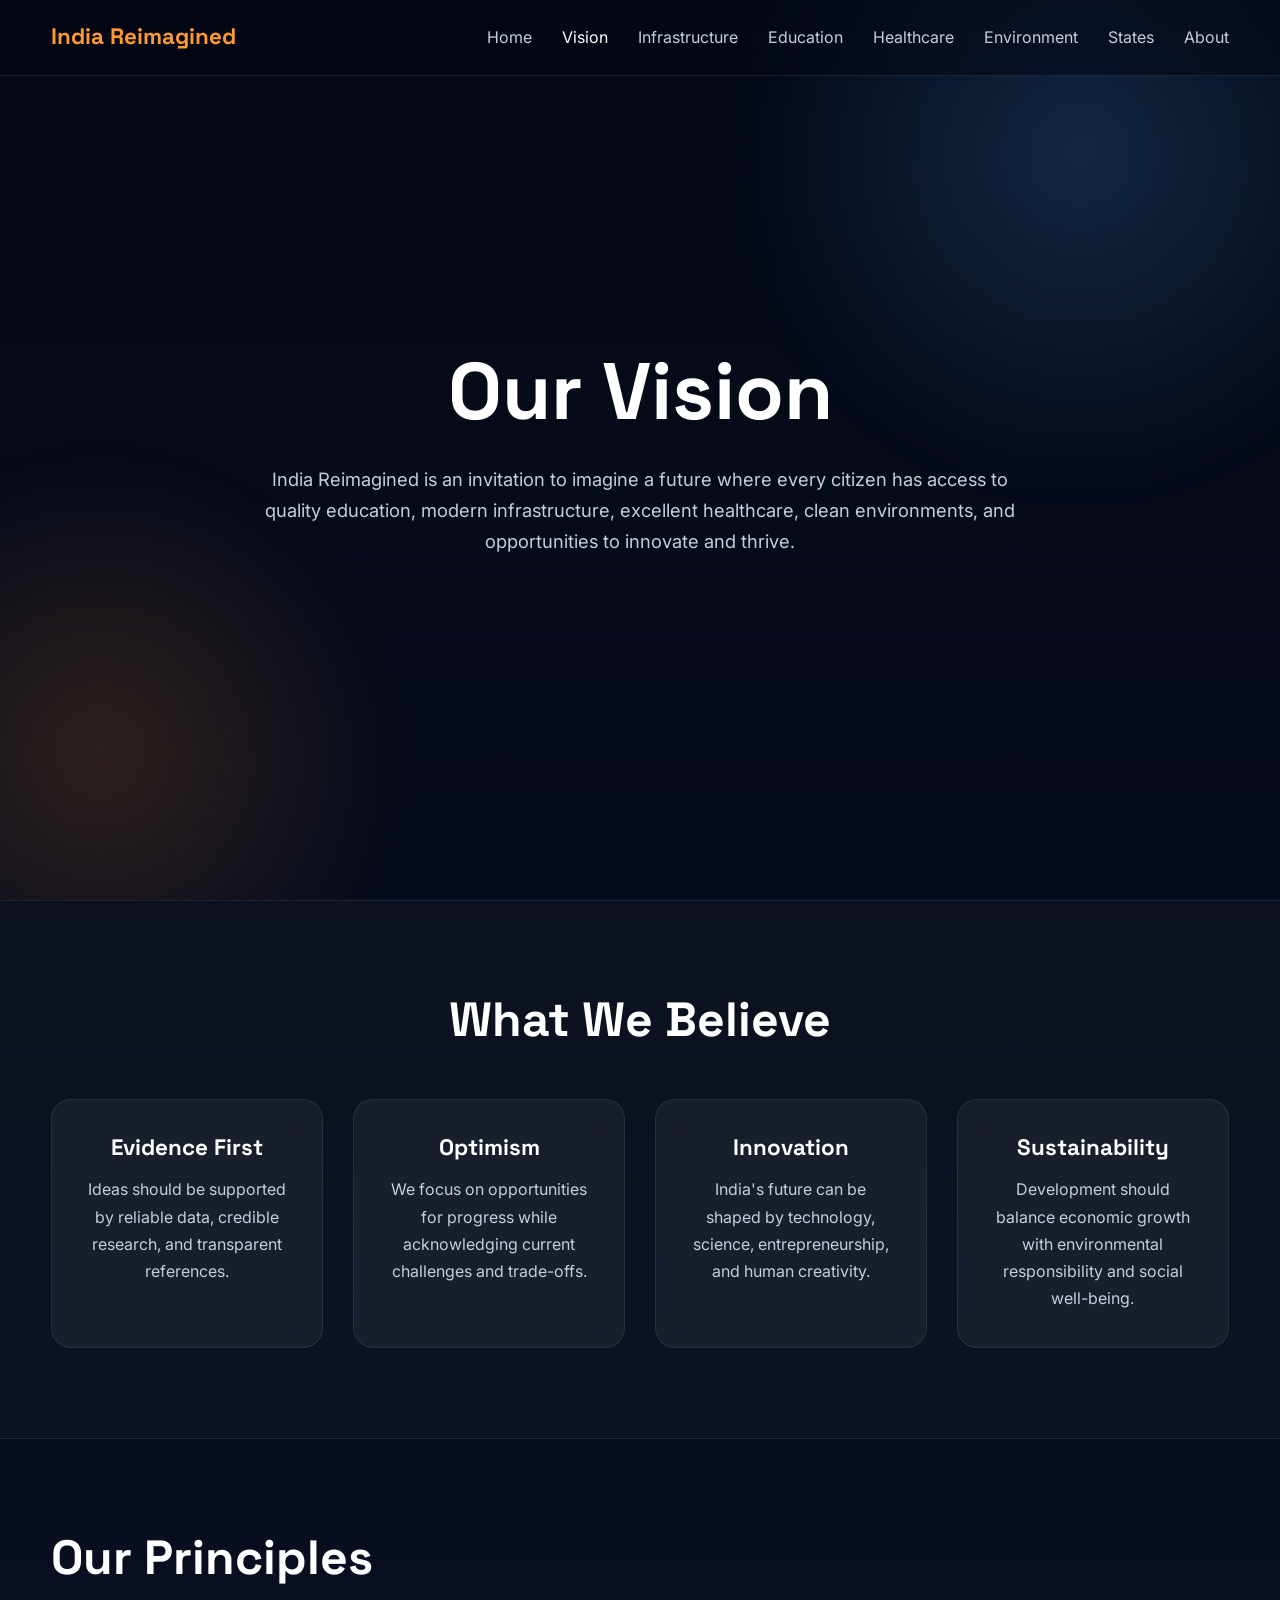
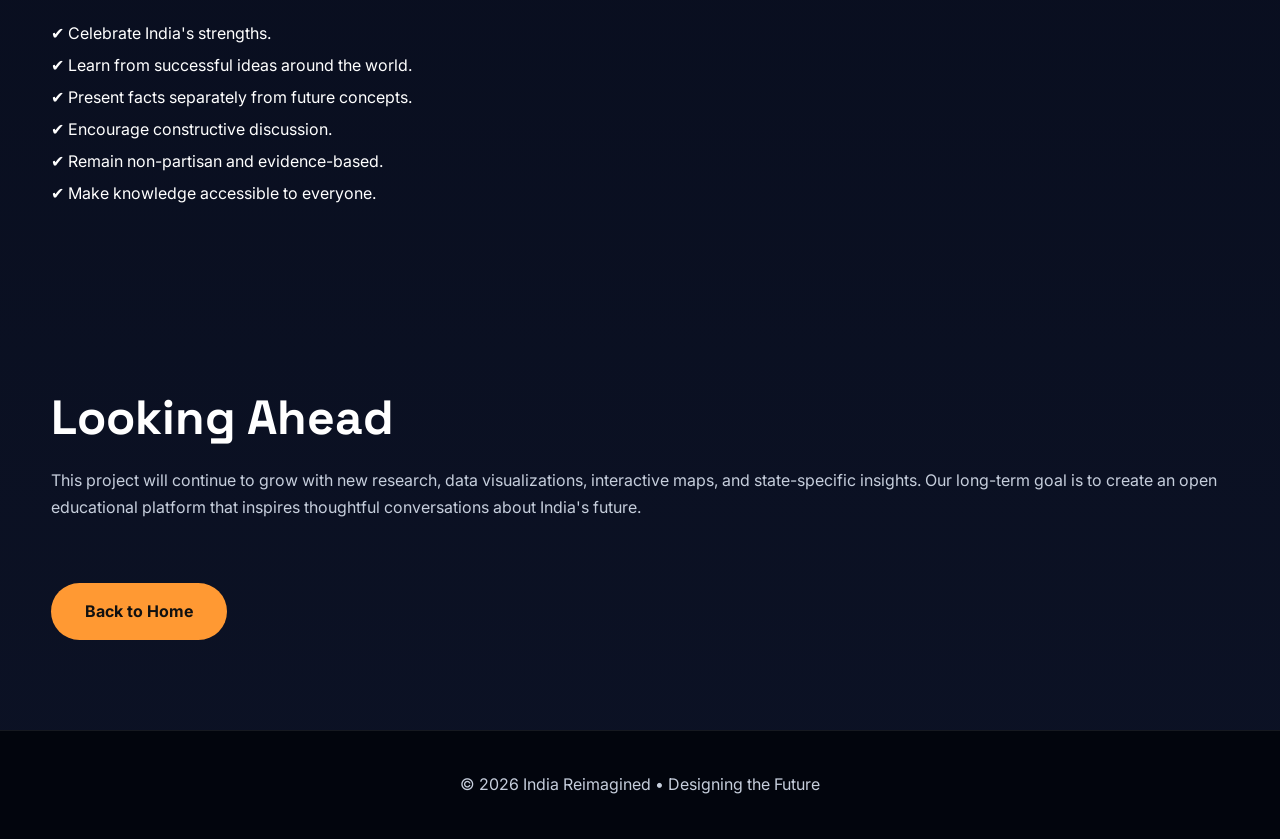
<file: pages/vision.html>
<!DOCTYPE html>
<html lang="en">

<head>
    <meta charset="UTF-8">
    <meta name="viewport" content="width=device-width, initial-scale=1.0">

    <title>Vision | India Reimagined</title>

    <meta name="description" content="The vision and guiding principles behind India Reimagined.">

    <link rel="preconnect" href="https://fonts.googleapis.com">
    <link rel="preconnect" href="https://fonts.gstatic.com" crossorigin>

    <link href="https://fonts.googleapis.com/css2?family=Inter:wght@300;400;500;600;700&family=Space+Grotesk:wght@400;700&display=swap" rel="stylesheet">

    <link rel="stylesheet" href="../css/style.css">
</head>

<body>

<header>
    <div class="container">

        <a href="../index.html" class="logo">
            India Reimagined
        </a>

        <nav>
            <ul>
                <li><a href="../index.html">Home</a></li>
                <li><a href="../pages/vision.html">Vision</a></li>
                <li><a href="../pages/infrastructure.html">Infrastructure</a></li>
                <li><a href="../pages/education.html">Education</a></li>
                <li><a href="../pages/healthcare.html">Healthcare</a></li>
                <li><a href="../pages/environment.html">Environment</a></li>
                <li><a href="../pages/states.html">States</a></li>
                <li><a href="../pages/about.html">About</a></li>
            </ul>
        </nav>

    </div>
</header>

<main>

<section class="hero">

    <div class="container">

        <h1>Our Vision</h1>

        <p>
            India Reimagined is an invitation to imagine a future where every citizen
            has access to quality education, modern infrastructure, excellent
            healthcare, clean environments, and opportunities to innovate and thrive.
        </p>

    </div>

</section>

<section class="intro">

    <div class="container">

        <h2>What We Believe</h2>

        <div class="cards">

            <div class="card">
                <h3>Evidence First</h3>
                <p>
                    Ideas should be supported by reliable data, credible research,
                    and transparent references.
                </p>
            </div>

            <div class="card">
                <h3>Optimism</h3>
                <p>
                    We focus on opportunities for progress while acknowledging
                    current challenges and trade-offs.
                </p>
            </div>

            <div class="card">
                <h3>Innovation</h3>
                <p>
                    India's future can be shaped by technology, science,
                    entrepreneurship, and human creativity.
                </p>
            </div>

            <div class="card">
                <h3>Sustainability</h3>
                <p>
                    Development should balance economic growth with environmental
                    responsibility and social well-being.
                </p>
            </div>

        </div>

    </div>

</section>

<section>

    <div class="container">

        <h2>Our Principles</h2>

        <ul style="margin-top:30px; line-height:2;">
            <li>✔ Celebrate India's strengths.</li>
            <li>✔ Learn from successful ideas around the world.</li>
            <li>✔ Present facts separately from future concepts.</li>
            <li>✔ Encourage constructive discussion.</li>
            <li>✔ Remain non-partisan and evidence-based.</li>
            <li>✔ Make knowledge accessible to everyone.</li>
        </ul>

    </div>

</section>

<section>

    <div class="container">

        <h2>Looking Ahead</h2>

        <p>
            This project will continue to grow with new research, data
            visualizations, interactive maps, and state-specific insights.
            Our long-term goal is to create an open educational platform that
            inspires thoughtful conversations about India's future.
        </p>

        <br>

        <a href="../index.html" class="button">
            Back to Home
        </a>

    </div>

</section>

</main>

<footer>

    <div class="container">

        <p>
            © 2026 India Reimagined • Designing the Future
        </p>

    </div>

</footer>

<script src="../js/app.js"></script>

</body>
</html>
</file>
<file: css/style.css>
/* ==========================================================
   India Reimagined 
   Global Styles
   Version: 1.0
========================================================== */

:root{
    --bg:#040816;
    --surface:#0c1225;
    --surface-light:#16203a;

    --primary:#ff9933;
    --secondary:#138808;
    --accent:#4fa7ff;

    --text:#ffffff;
    --text-light:#c6cedc;
    --border:rgba(255,255,255,.08);

    --radius:20px;

    --shadow:0 15px 40px rgba(0,0,0,.25);

    --transition:.35s ease;

    --max-width:1200px;
}

/* ===========================
RESET
=========================== */

*{
    margin:0;
    padding:0;
    box-sizing:border-box;
}

html{
    scroll-behavior:smooth;
}

body{
    background:linear-gradient(180deg,#040816,#0c1225);
    color:var(--text);
    font-family:'Inter',sans-serif;
    line-height:1.7;
    overflow-x:hidden;
}

img{
    max-width:100%;
    display:block;
}

a{
    color:inherit;
    text-decoration:none;
}

ul{
    list-style:none;
}

/* ===========================
LAYOUT
=========================== */

.container{
    width:min(92%,var(--max-width));
    margin:auto;
}

section{
    padding:90px 0;
}

/* ===========================
TYPOGRAPHY
=========================== */

h1,h2,h3,h4{
    font-family:'Space Grotesk',sans-serif;
    line-height:1.2;
}

h1{
    font-size:clamp(3rem,7vw,5rem);
    margin-bottom:25px;
}

h2{
    font-size:clamp(2rem,5vw,3rem);
    margin-bottom:20px;
}

h3{
    font-size:1.4rem;
    margin-bottom:15px;
}

p{
    color:var(--text-light);
}

/* ===========================
HEADER
=========================== */

header{
    position:fixed;
    top:0;
    left:0;
    width:100%;
    z-index:999;

    backdrop-filter:blur(16px);

    background:rgba(4,8,22,.55);

    border-bottom:1px solid var(--border);
}

header .container{

    display:flex;

    justify-content:space-between;

    align-items:center;

    min-height:75px;
}

.logo{

    font-size:1.4rem;

    font-family:'Space Grotesk',sans-serif;

    font-weight:700;

    color:var(--primary);
}

nav ul{

    display:flex;

    gap:30px;
}

nav a{

    transition:var(--transition);

    color:var(--text-light);
}

nav a:hover{

    color:white;
}

/* ===========================
BUTTON
=========================== */

.button{

    display:inline-block;

    margin-top:35px;

    padding:15px 34px;

    border-radius:999px;

    background:var(--primary);

    color:#111;

    font-weight:700;

    transition:var(--transition);
}

.button:hover{

    transform:translateY(-3px);

    box-shadow:var(--shadow);
}

/* ===========================
HERO
=========================== */

.hero{

    min-height:100vh;

    display:flex;

    align-items:center;

    text-align:center;

    position:relative;

    overflow:hidden;
}

.hero::before{

    content:"";

    position:absolute;

    width:700px;

    height:700px;

    background:radial-gradient(circle,
    rgba(79,167,255,.20),
    transparent 70%);

    top:-200px;

    right:-150px;

    filter:blur(20px);
}

.hero::after{

    content:"";

    position:absolute;

    width:600px;

    height:600px;

    background:radial-gradient(circle,
    rgba(255,153,51,.16),
    transparent 70%);

    left:-200px;

    bottom:-150px;

    filter:blur(20px);
}

.hero .container{

    position:relative;

    z-index:5;
}

.hero p{

    max-width:760px;

    margin:auto;

    font-size:1.15rem;
}

/* ===========================
INTRO
=========================== */

.intro{

    background:rgba(255,255,255,.02);

    border-top:1px solid var(--border);

    border-bottom:1px solid var(--border);

    text-align:center;
}

.intro p{

    max-width:800px;

    margin:auto;
}

/* ===========================
TOPICS
=========================== */

.topics{

    text-align:center;
}

.cards{

    margin-top:50px;

    display:grid;

    grid-template-columns:repeat(auto-fit,minmax(250px,1fr));

    gap:30px;
}

.card{

    background:rgba(255,255,255,.05);

    border:1px solid var(--border);

    border-radius:var(--radius);

    padding:35px;

    transition:var(--transition);

    backdrop-filter:blur(12px);
}

.card:hover{

    transform:translateY(-10px);

    border-color:var(--primary);

    box-shadow:var(--shadow);
}

.card h3{

    color:white;
}

/* ===========================
FOOTER
=========================== */

footer{

    padding:40px 0;

    text-align:center;

    border-top:1px solid var(--border);

    background:#02050d;
}

/* ===========================
SCROLLBAR
=========================== */

::-webkit-scrollbar{

    width:10px;
}

::-webkit-scrollbar-track{

    background:#08101d;
}

::-webkit-scrollbar-thumb{

    background:var(--primary);

    border-radius:50px;
}

/* ===========================
SELECTION
=========================== */

::selection{

    background:var(--primary);

    color:#111;
}

/* ===========================
ANIMATIONS
=========================== */

@keyframes fadeUp{

    from{

        opacity:0;

        transform:translateY(40px);
    }

    to{

        opacity:1;

        transform:translateY(0);
    }
}

.hero h1{

    animation:fadeUp .8s ease;
}

.hero p{

    animation:fadeUp 1s ease;
}

.button{

    animation:fadeUp 1.2s ease;
}

/* ===========================
RESPONSIVE
=========================== */

@media(max-width:900px){

    nav ul{

        gap:18px;

        font-size:.95rem;
    }
}

@media(max-width:768px){

    header .container{

        flex-direction:column;

        padding:15px 0;
    }

    nav ul{

        flex-wrap:wrap;

        justify-content:center;

        margin-top:15px;
    }

    .hero{

        padding-top:120px;
    }

    section{

        padding:70px 0;
    }

    h1{

        font-size:2.8rem;
    }

    h2{

        font-size:2rem;
    }
}

@media(max-width:500px){

    .button{

        width:100%;

        text-align:center;
    }

    .card{

        padding:25px;
    }

    .hero p{

        font-size:1rem;
    }
}
</file>
